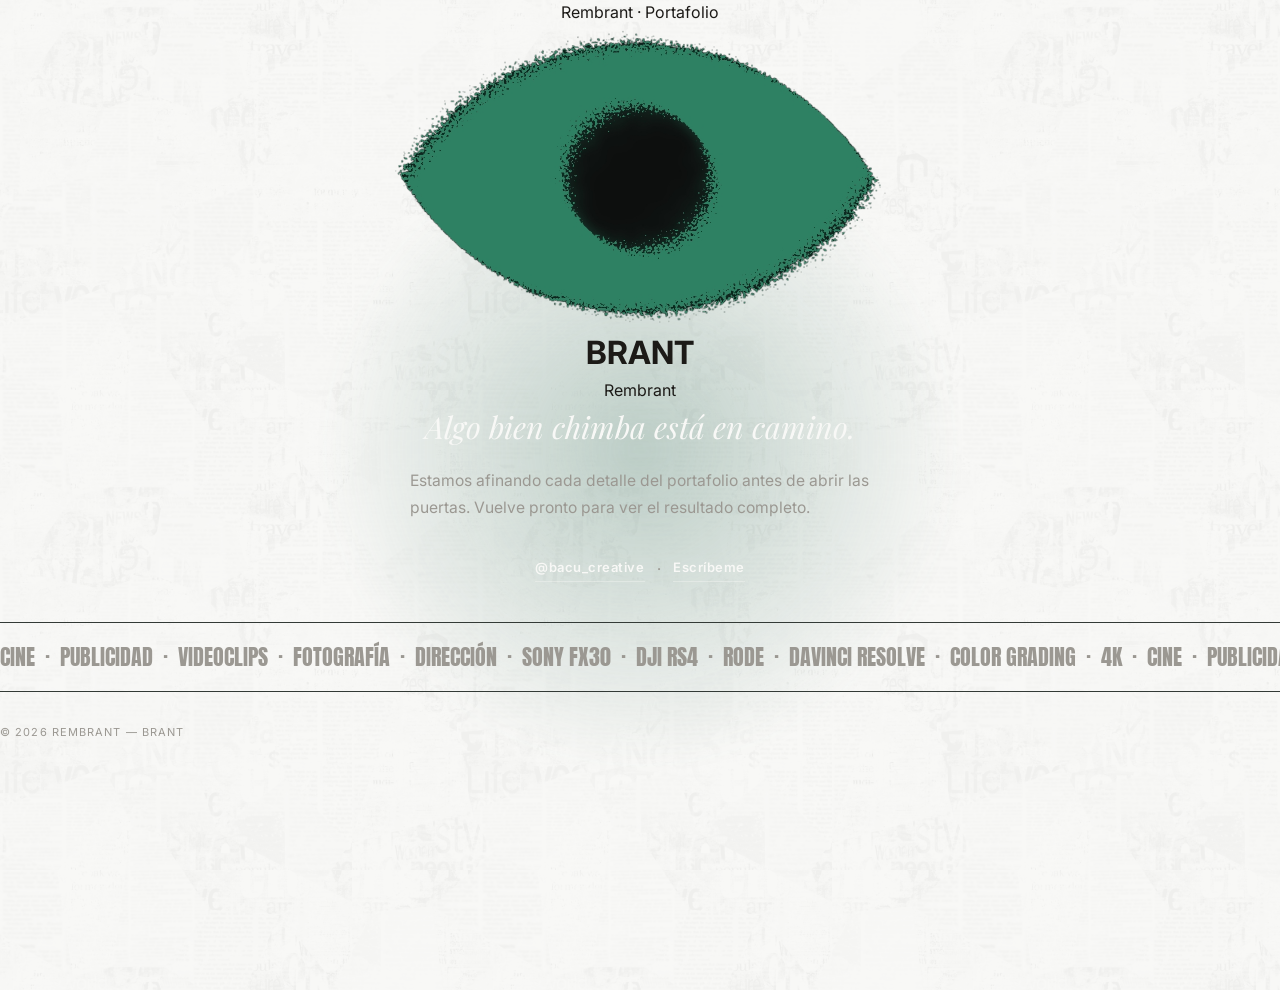
<file: index.html>
<!DOCTYPE html>
<html lang="es" class="no-js">
<head>
<meta charset="UTF-8">
<meta name="viewport" content="width=device-width, initial-scale=1.0">
<title>Brant · Rembrant — Muy pronto</title>
<meta name="description" content="El portafolio de Brant (Rembrant), director creativo y realizador audiovisual, está en construcción. Vuelve pronto.">
<meta name="robots" content="index, follow">
<link rel="canonical" href="https://tudominio.com/">
<meta property="og:type" content="website">
<meta property="og:site_name" content="Brant — Rembrant">
<meta property="og:title" content="Brant · Rembrant — Muy pronto">
<meta property="og:description" content="Algo bien chimba está en camino. Portafolio en construcción.">
<meta property="og:image" content="https://tudominio.com/assets/img/icon-eye.png">
<meta property="og:url" content="https://tudominio.com/">
<meta name="twitter:card" content="summary_large_image">
<link rel="icon" href="data:image/svg+xml,<svg xmlns=%22http://www.w3.org/2000/svg%22 viewBox=%220 0 100 100%22><path d=%22M10 50 C25 20,75 20,90 50 C75 80,25 80,10 50 Z%22 fill=%22none%22 stroke=%22%232c6754%22 stroke-width=%228%22/><circle cx=%2250%22 cy=%2250%22 r=%2214%22 fill=%22none%22 stroke=%22%232c6754%22 stroke-width=%228%22/></svg>">
<link rel="preconnect" href="https://fonts.googleapis.com">
<link rel="preconnect" href="https://fonts.gstatic.com" crossorigin>
<link href="https://fonts.googleapis.com/css2?family=Anton&family=Playfair+Display:ital,wght@0,400..700;1,400..700&family=Inter:wght@400;500;600;700&display=swap" rel="stylesheet">
<link rel="preload" as="image" href="assets/img/icon-eye.png">
<link rel="stylesheet" href="css/style.css">
<link rel="stylesheet" href="css/coming-soon.css">
</head>
<body class="soon-body">

<div class="soon">

  <div class="soon-noise" aria-hidden="true"></div>
  <div class="soon-glow" aria-hidden="true"></div>

  <div class="soon-content">
    <p class="soon-kicker">Rembrant · Portafolio</p>

    <div class="soon-mark">
      <img src="assets/img/icon-eye.png" alt="Logo Rembrant" class="soon-eye" width="500" height="301">
      <span class="soon-drip" aria-hidden="true"></span>
    </div>

    <h1 class="soon-name">BRANT</h1>
    <p class="soon-tag">Rembrant</p>

    <p class="soon-line1">Algo bien chimba está en camino.</p>
    <p class="soon-line2">Estamos afinando cada detalle del portafolio antes de abrir las puertas. Vuelve pronto para ver el resultado completo.</p>

    <div class="soon-contact">
      <a href="https://instagram.com/bacu_creative" target="_blank" rel="noopener">@bacu_creative</a>
      <span class="soon-dot" aria-hidden="true">·</span>
      <a href="mailto:brandoncardenasof@gmail.com">Escríbeme</a>
    </div>
  </div>

  <div class="soon-marquee" aria-hidden="true">
    <div class="soon-marquee-track">
      <span>CINE&nbsp;&nbsp;·&nbsp;&nbsp;PUBLICIDAD&nbsp;&nbsp;·&nbsp;&nbsp;VIDEOCLIPS&nbsp;&nbsp;·&nbsp;&nbsp;FOTOGRAFÍA&nbsp;&nbsp;·&nbsp;&nbsp;DIRECCIÓN&nbsp;&nbsp;·&nbsp;&nbsp;SONY&nbsp;FX30&nbsp;&nbsp;·&nbsp;&nbsp;DJI&nbsp;RS4&nbsp;&nbsp;·&nbsp;&nbsp;RODE&nbsp;&nbsp;·&nbsp;&nbsp;DAVINCI&nbsp;RESOLVE&nbsp;&nbsp;·&nbsp;&nbsp;COLOR&nbsp;GRADING&nbsp;&nbsp;·&nbsp;&nbsp;4K&nbsp;&nbsp;·&nbsp;&nbsp;</span>
      <span>CINE&nbsp;&nbsp;·&nbsp;&nbsp;PUBLICIDAD&nbsp;&nbsp;·&nbsp;&nbsp;VIDEOCLIPS&nbsp;&nbsp;·&nbsp;&nbsp;FOTOGRAFÍA&nbsp;&nbsp;·&nbsp;&nbsp;DIRECCIÓN&nbsp;&nbsp;·&nbsp;&nbsp;SONY&nbsp;FX30&nbsp;&nbsp;·&nbsp;&nbsp;DJI&nbsp;RS4&nbsp;&nbsp;·&nbsp;&nbsp;RODE&nbsp;&nbsp;·&nbsp;&nbsp;DAVINCI&nbsp;RESOLVE&nbsp;&nbsp;·&nbsp;&nbsp;COLOR&nbsp;GRADING&nbsp;&nbsp;·&nbsp;&nbsp;4K&nbsp;&nbsp;·&nbsp;&nbsp;</span>
    </div>
  </div>

  <p class="soon-footer">© 2026 Rembrant — Brant</p>
</div>

<script src="js/coming-soon.js"></script>
</body>
</html>
</file>
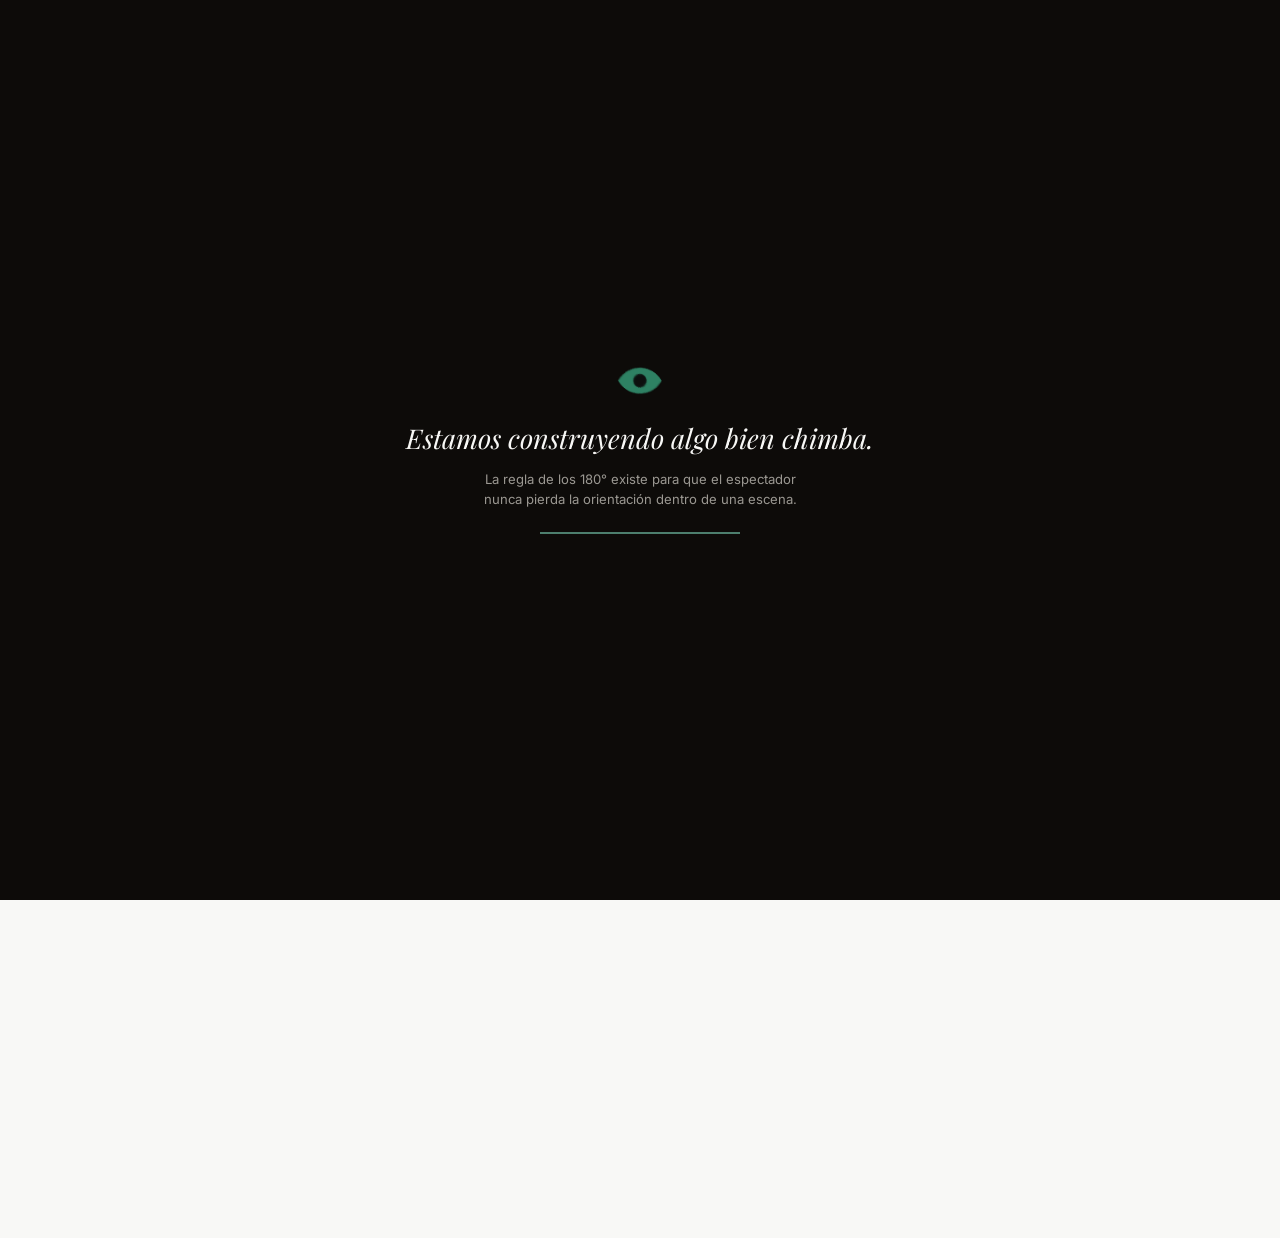
<file: contacto.html>
<!DOCTYPE html>
<html lang="es">
<head>
<meta charset="UTF-8">
<meta name="viewport" content="width=device-width, initial-scale=1.0">
<title>Contacto — Brant · Rembrant</title>
<meta name="description" content="Contacta a Brant, director creativo y realizador audiovisual, para tu próximo proyecto.">
<meta name="robots" content="noindex, nofollow">
<link rel="canonical" href="https://tudominio.com/contacto.html">
<meta property="og:type" content="website">
<meta property="og:site_name" content="Brant — Portafolio">
<meta property="og:title" content="Contacto — Brant">
<meta property="og:description" content="Hablemos de tu próximo proyecto audiovisual.">
<meta property="og:image" content="https://tudominio.com/assets/img/camera-rig.jpg">
<meta property="og:url" content="https://tudominio.com/contacto.html">
<meta name="twitter:card" content="summary_large_image">
<link rel="icon" href="data:image/svg+xml,<svg xmlns=%22http://www.w3.org/2000/svg%22 viewBox=%220 0 100 100%22><path d=%22M10 50 C25 20,75 20,90 50 C75 80,25 80,10 50 Z%22 fill=%22none%22 stroke=%22%232c6754%22 stroke-width=%228%22/><circle cx=%2250%22 cy=%2250%22 r=%2214%22 fill=%22none%22 stroke=%22%232c6754%22 stroke-width=%228%22/></svg>">
<link rel="preconnect" href="https://fonts.googleapis.com">
<link rel="preconnect" href="https://fonts.gstatic.com" crossorigin>
<link href="https://fonts.googleapis.com/css2?family=Anton&family=Playfair+Display:ital,wght@0,400..700;1,400..700&family=Inter:wght@400;500;600;700&display=swap" rel="stylesheet">
<link rel="stylesheet" href="css/style.css">
<script type="application/ld+json">
{
  "@context": "https://schema.org",
  "@type": "Person",
  "name": "Brandon Cárdenas",
  "alternateName": "Brant",
  "jobTitle": "Director creativo y realizador audiovisual",
  "email": "mailto:brandoncardenasof@gmail.com",
  "telephone": "+573223104935",
  "sameAs": ["https://instagram.com/bacu_creative"]
}
</script>
</head>
<body>

<a href="#main" class="skip-link">Saltar al contenido</a>

<div id="preloader" aria-hidden="true">
  <img class="pre-logo" src="assets/img/icon-eye.png" alt="">
  <div class="pre-lines">
    <p class="pre-line-1">Estamos construyendo algo bien chimba.</p>
    <p class="pre-line-2">Gracias por esperar. Estamos preparando una experiencia hecha con detalle.</p>
  </div>
  <div class="pre-bar-track"><div class="pre-bar-fill"></div></div>
</div>

<div data-include="nav"></div>

<main id="main">

  <section class="on-dark pad">
    <div class="container contact-hero reveal">
      <img src="assets/img/icon-eye.png" alt="" width="500" height="301" style="width:64px; height:auto; margin:0 auto 24px;">
      <h1 class="h-serif section-title">Gracias por ver<br>mi portafolio.</h1>

      <div class="contact-info">
        <div>
          <p class="label">Correo</p>
          <a class="value" href="mailto:brandoncardenasof@gmail.com">brandoncardenasof@gmail.com</a>
        </div>
        <div>
          <p class="label">Teléfono</p>
          <a class="value" href="tel:+573223104935">+57 322 310 4935</a>
        </div>
        <div>
          <p class="label">Instagram</p>
          <a class="value" href="https://instagram.com/bacu_creative" target="_blank" rel="noopener">@bacu_creative</a>
        </div>
      </div>
    </div>
  </section>

  <section class="contact-photo-wrap">
    <img src="assets/img/camera-rig.jpg" alt="Brant con equipo de cámara" class="contact-photo" width="1800" height="1200" loading="lazy">
  </section>

</main>

<div data-include="footer"></div>

<script src="js/preloader.js?v=2"></script>
<script src="js/include.js?v=2"></script>
<script src="js/main.js?v=2"></script>
</body>
</html>
</file>
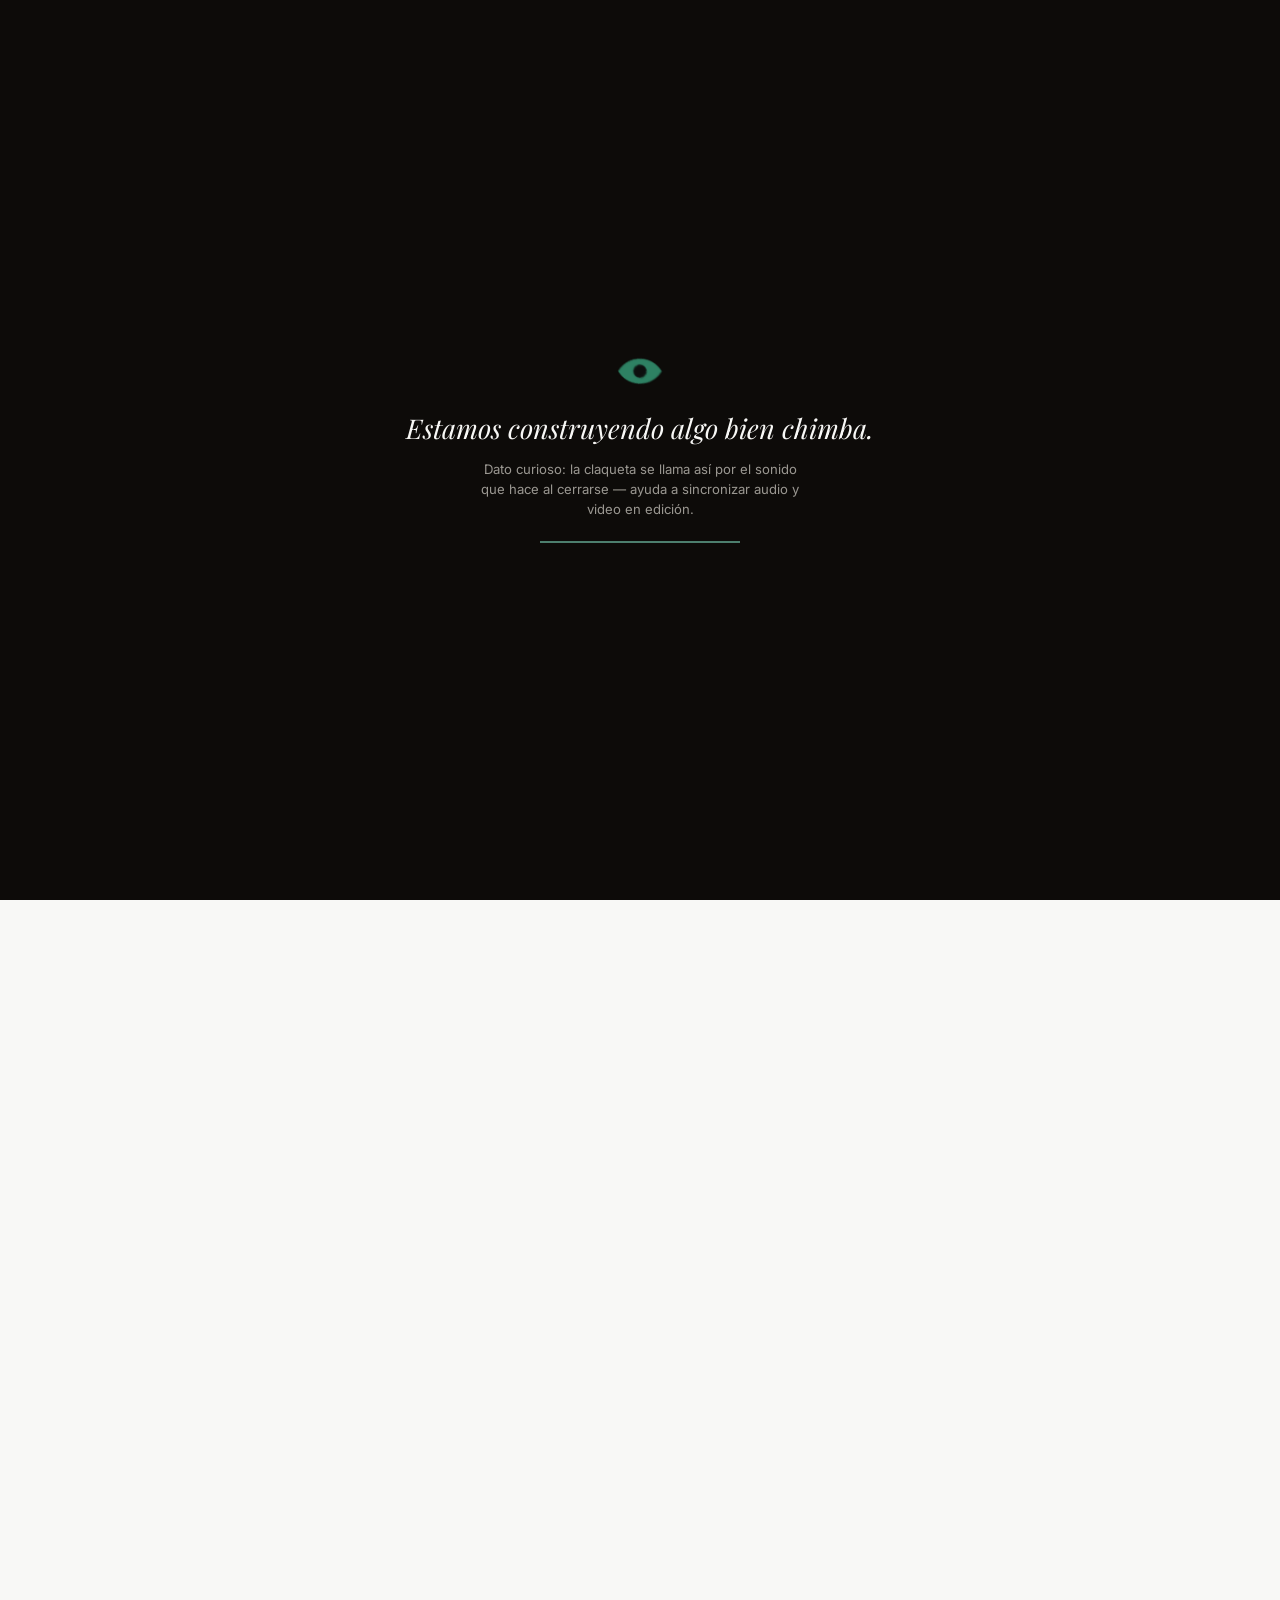
<file: fotografia.html>
<!DOCTYPE html>
<html lang="es">
<head>
<meta charset="UTF-8">
<meta name="viewport" content="width=device-width, initial-scale=1.0">
<title>Fotografía — Brant · Rembrant</title>
<meta name="description" content="Fotografía de retrato, editorial y documental, y una mirada detrás de escena al trabajo de Brant.">
<meta name="robots" content="noindex, nofollow">
<link rel="canonical" href="https://tudominio.com/fotografia.html">
<meta property="og:type" content="website">
<meta property="og:site_name" content="Brant — Portafolio">
<meta property="og:title" content="Fotografía — Brant">
<meta property="og:description" content="Retrato, editorial y documental — y una mirada detrás de escena.">
<meta property="og:image" content="https://tudominio.com/assets/img/reel-mustang.jpg">
<meta property="og:url" content="https://tudominio.com/fotografia.html">
<meta name="twitter:card" content="summary_large_image">
<link rel="icon" href="data:image/svg+xml,<svg xmlns=%22http://www.w3.org/2000/svg%22 viewBox=%220 0 100 100%22><path d=%22M10 50 C25 20,75 20,90 50 C75 80,25 80,10 50 Z%22 fill=%22none%22 stroke=%22%232c6754%22 stroke-width=%228%22/><circle cx=%2250%22 cy=%2250%22 r=%2214%22 fill=%22none%22 stroke=%22%232c6754%22 stroke-width=%228%22/></svg>">
<link rel="preconnect" href="https://fonts.googleapis.com">
<link rel="preconnect" href="https://fonts.gstatic.com" crossorigin>
<link href="https://fonts.googleapis.com/css2?family=Anton&family=Playfair+Display:ital,wght@0,400..700;1,400..700&family=Inter:wght@400;500;600;700&display=swap" rel="stylesheet">
<link rel="stylesheet" href="css/style.css">
</head>
<body>

<a href="#main" class="skip-link">Saltar al contenido</a>

<div id="preloader" aria-hidden="true">
  <img class="pre-logo" src="assets/img/icon-eye.png" alt="">
  <div class="pre-lines">
    <p class="pre-line-1">Estamos construyendo algo bien chimba.</p>
    <p class="pre-line-2">Gracias por esperar. Estamos preparando una experiencia hecha con detalle.</p>
  </div>
  <div class="pre-bar-track"><div class="pre-bar-fill"></div></div>
</div>

<div data-include="nav"></div>

<main id="main">

  <!-- TRES MIRADAS -->
  <section class="on-cream pad" style="padding-bottom:0">
    <div class="container reveal">
      <p class="section-index">01 / 02</p>
      <p class="kicker">Fotografía</p>
      <h1 class="h-serif section-title">Tres miradas</h1>

      <div class="mirada-grid" data-stagger>
        <div class="mirada tall">
          <figure>
            <img src="assets/img/reel-mustang.jpg" alt="Retrato" width="720" height="1280" loading="lazy">
          </figure>
          <div class="cap"><span>01 · Retrato</span></div>
        </div>
        <div class="mirada">
          <figure>
            <img src="assets/img/barbershop.jpg" alt="Editorial" width="1200" height="800" loading="lazy">
          </figure>
          <div class="cap"><span>02 · Editorial</span></div>
        </div>
        <div class="mirada">
          <figure>
            <img src="assets/img/night-crew.jpg" alt="Documental" width="1200" height="676" loading="lazy">
          </figure>
          <div class="cap"><span>03 · Documental</span></div>
        </div>
      </div>
    </div>
  </section>

  <!-- BTS -->
  <section class="on-dark pad">
    <div class="container reveal">
      <p class="section-index">02 / 02</p>
      <p class="kicker">Entre bastidores</p>
      <h2 class="h-serif section-title" style="color:var(--cream)">El set desde adentro</h2>

      <div class="bts-grid" data-stagger>
        <figure class="big">
          <img src="assets/img/night-crew.jpg" alt="Rodaje nocturno en equipo" width="1200" height="676" loading="lazy">
          <figcaption>Rodaje</figcaption>
        </figure>
        <figure>
          <img src="assets/img/studio-setup.jpg" alt="Equipo de producción en estudio" width="908" height="1210" loading="lazy">
          <figcaption>Equipo</figcaption>
        </figure>
        <figure>
          <img src="assets/img/barbershop.jpg" alt="Iluminación de set" width="1200" height="800" loading="lazy">
          <figcaption>Luces</figcaption>
        </figure>
        <figure>
          <img src="assets/img/camera-rig.jpg" alt="Cámara en gimbal" width="1400" height="933" loading="lazy">
          <figcaption>Cámara</figcaption>
        </figure>
        <figure class="big">
          <img src="assets/img/hill-gimbal.jpg" alt="Producción en locación" width="1070" height="1739" loading="lazy">
          <figcaption>Producción</figcaption>
        </figure>
        <figure>
          <img src="assets/img/edit-desk.jpg" alt="Detrás de escena, edición" width="800" height="1200" loading="lazy">
          <figcaption>Detrás de escena</figcaption>
        </figure>
        <figure>
          <img src="assets/img/bts-mustang-shoot.jpg" alt="Brant filmando un Ford Mustang GT con gimbal en locación" width="933" height="1400" loading="lazy">
          <figcaption>En locación</figcaption>
        </figure>
        <figure>
          <img src="assets/img/bts-crew-interview.jpg" alt="Brant conversando con el equipo de producción durante el rodaje" width="933" height="1400" loading="lazy">
          <figcaption>Conversación</figcaption>
        </figure>
        <figure>
          <img src="assets/img/bts-mustang-detail.jpg" alt="Cámara en gimbal Ronin capturando detalle de un Mustang GT" width="933" height="1400" loading="lazy">
          <figcaption>Detalle</figcaption>
        </figure>
        <figure>
          <img src="assets/img/bts-mustang-crew.jpg" alt="Brant revisando tomas con el equipo junto al vehículo" width="933" height="1400" loading="lazy">
          <figcaption>Revisión</figcaption>
        </figure>
        <figure>
          <img src="assets/img/bts-mustang-setup.jpg" alt="Brant con el gimbal Ronin junto al Mustang GT" width="933" height="1400" loading="lazy">
          <figcaption>Preparación</figcaption>
        </figure>
        <figure>
          <img src="assets/img/bts-mustang-interior.jpg" alt="Brant ajustando la cámara dentro del Mustang GT" width="933" height="1400" loading="lazy">
          <figcaption>Ajustes</figcaption>
        </figure>
        <figure>
          <img src="assets/img/bts-mustang-stable.jpg" alt="Rodaje en locación rural con caballo junto al Mustang GT" width="933" height="1400" loading="lazy">
          <figcaption>En el establo</figcaption>
        </figure>
        <figure>
          <img src="assets/img/bts-mustang-engine.jpg" alt="Detalle del motor V8 5.0 de un Ford Mustang GT" width="1050" height="1400" loading="lazy">
          <figcaption>Bajo el capó</figcaption>
        </figure>
        <figure>
          <img src="assets/img/bts-mustang-spoiler.jpg" alt="Instalando el alerón de un Mustang GT convertible" width="933" height="1400" loading="lazy">
          <figcaption>Alerón</figcaption>
        </figure>
        <figure>
          <img src="assets/img/bts-mustang-lookback.jpg" alt="Brant asomado al interior del Mustang GT desde el techo" width="933" height="1400" loading="lazy">
          <figcaption>Interior</figcaption>
        </figure>
        <figure>
          <img src="assets/img/bts-mustang-fleet.jpg" alt="Brant recostado sobre el Mustang GT junto a una camioneta Mercedes-Benz" width="933" height="1400" loading="lazy">
          <figcaption>Frente al set</figcaption>
        </figure>
        <figure>
          <img src="assets/img/bts-poolside-edit.jpg" alt="Brant trabajando en laptop junto a la piscina" width="933" height="1400" loading="lazy">
          <figcaption>Post-producción</figcaption>
        </figure>
      </div>
    </div>
  </section>

</main>

<div data-include="footer"></div>

<script src="js/preloader.js?v=2"></script>
<script src="js/include.js?v=2"></script>
<script src="js/main.js?v=2"></script>
</body>
</html>
</file>
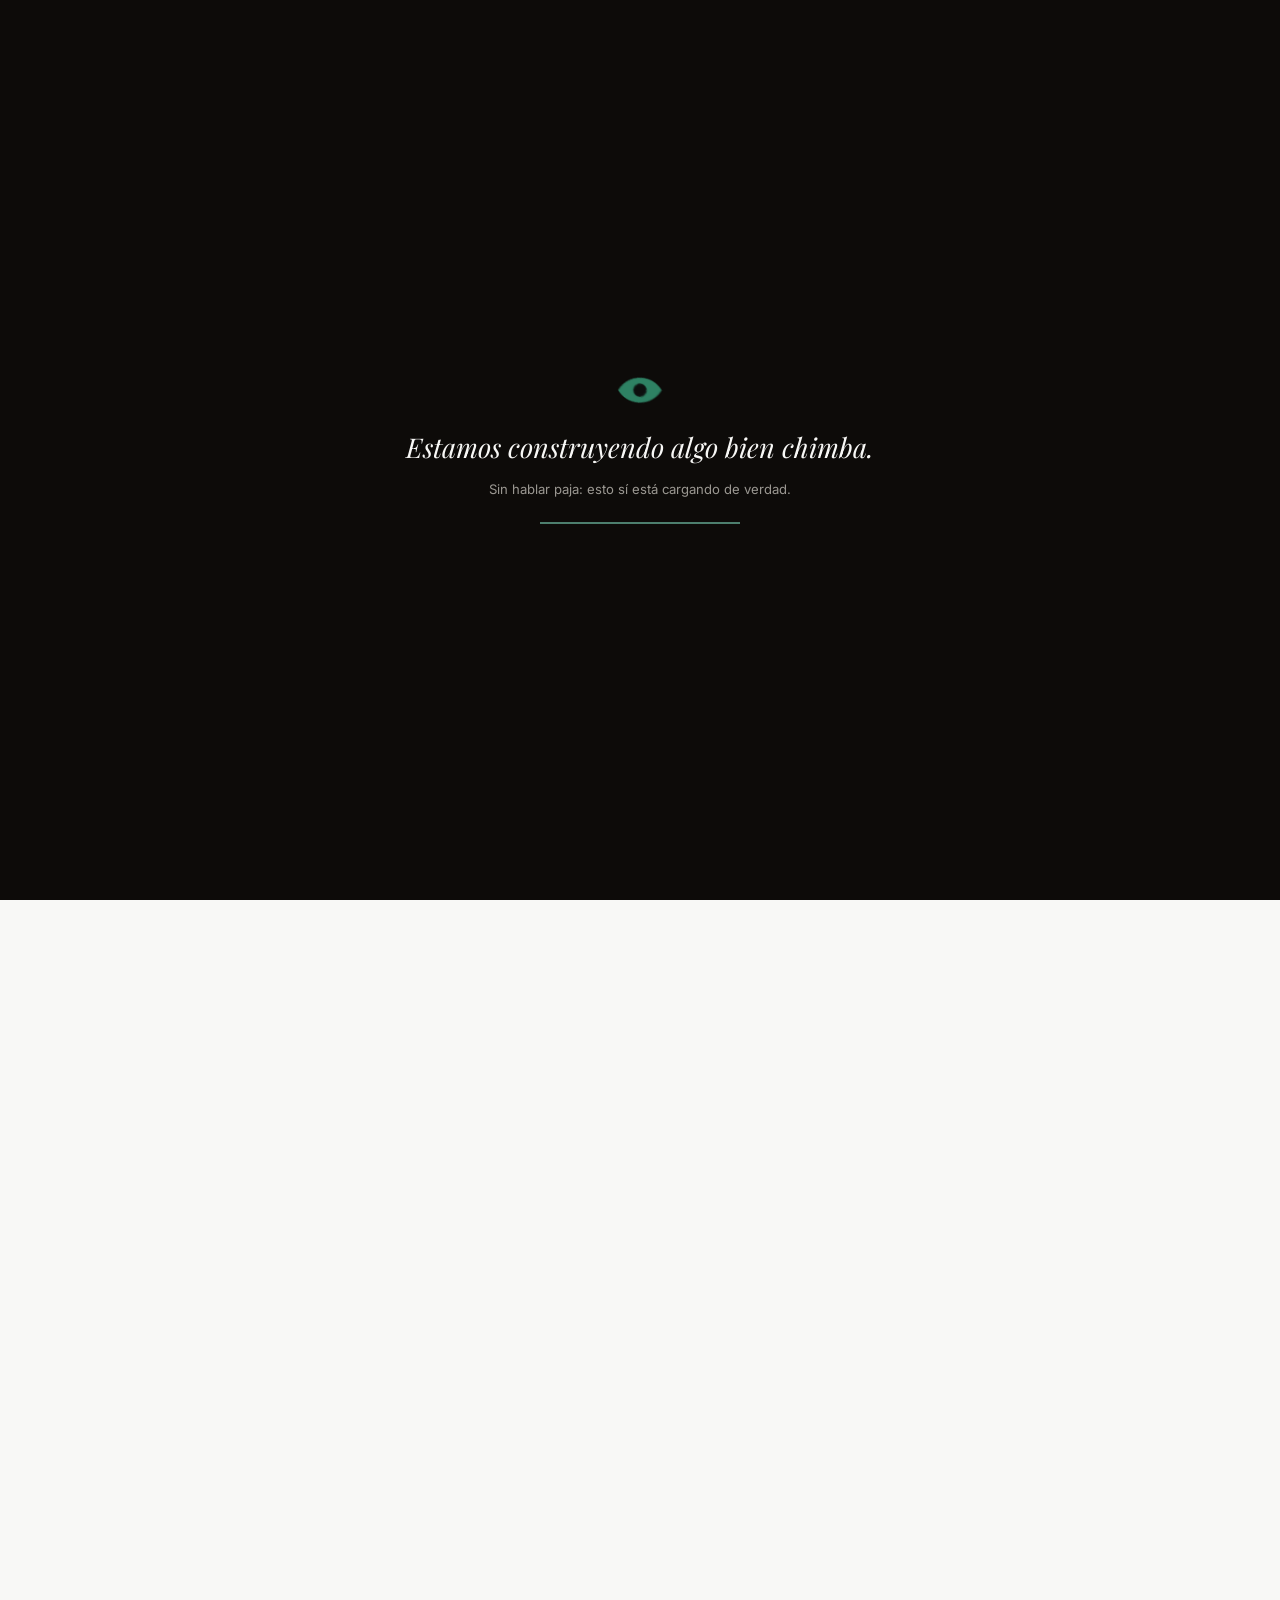
<file: home.html>
<!DOCTYPE html>
<html lang="es">
<head>
<meta charset="UTF-8">
<meta name="viewport" content="width=device-width, initial-scale=1.0">
<title>Brant · Rembrant — Director Creativo & Realizador Audiovisual</title>
<meta name="description" content="Portafolio de Brant (Brandon Cárdenas), director creativo y realizador audiovisual. Cine, publicidad y contenido de marca con una mirada personal.">
<meta name="robots" content="noindex, nofollow">
<!-- Reemplaza tudominio.com por el dominio real al publicar -->
<link rel="canonical" href="https://tudominio.com/">
<meta property="og:type" content="website">
<meta property="og:site_name" content="Brant — Portafolio">
<meta property="og:title" content="Brant — Director Creativo · Realizador Audiovisual">
<meta property="og:description" content="Cine, publicidad y contenido de marca con una mirada personal.">
<meta property="og:image" content="https://tudominio.com/assets/img/hero-portrait.png">
<meta property="og:url" content="https://tudominio.com/">
<meta name="twitter:card" content="summary_large_image">
<meta name="twitter:title" content="Brant — Director Creativo · Realizador Audiovisual">
<meta name="twitter:description" content="Cine, publicidad y contenido de marca con una mirada personal.">
<link rel="icon" href="data:image/svg+xml,<svg xmlns=%22http://www.w3.org/2000/svg%22 viewBox=%220 0 100 100%22><path d=%22M10 50 C25 20,75 20,90 50 C75 80,25 80,10 50 Z%22 fill=%22none%22 stroke=%22%232c6754%22 stroke-width=%228%22/><circle cx=%2250%22 cy=%2250%22 r=%2214%22 fill=%22none%22 stroke=%22%232c6754%22 stroke-width=%228%22/></svg>">
<link rel="preconnect" href="https://fonts.googleapis.com">
<link rel="preconnect" href="https://fonts.gstatic.com" crossorigin>
<link href="https://fonts.googleapis.com/css2?family=Anton&family=Playfair+Display:ital,wght@0,400..700;1,400..700&family=Inter:wght@400;500;600;700&display=swap" rel="stylesheet">
<link rel="preload" as="image" href="assets/img/hero-portrait.png">
<link rel="stylesheet" href="css/style.css">
<script type="application/ld+json">
{
  "@context": "https://schema.org",
  "@type": "Person",
  "name": "Brandon Cárdenas",
  "alternateName": "Brant",
  "jobTitle": "Director creativo y realizador audiovisual",
  "url": "https://tudominio.com/",
  "sameAs": ["https://instagram.com/bacu_creative"],
  "email": "mailto:brandoncardenasof@gmail.com"
}
</script>
</head>
<body>

<a href="#main" class="skip-link">Saltar al contenido</a>

<div id="preloader" aria-hidden="true">
  <img class="pre-logo" src="assets/img/icon-eye.png" alt="">
  <div class="pre-lines">
    <p class="pre-line-1">Estamos construyendo algo bien chimba.</p>
    <p class="pre-line-2">Gracias por esperar. Estamos preparando una experiencia hecha con detalle.</p>
  </div>
  <div class="pre-bar-track"><div class="pre-bar-fill"></div></div>
</div>

<div data-include="nav"></div>

<main id="main">

  <!-- HERO -->
  <section class="hero">
    <div class="hero-top">
      <span>Portafolio <span class="accent">·</span> Director creativo · Realizador audiovisual</span>
      <span>2026</span>
    </div>
    <h1 class="hero-name">BRANT</h1>
    <p class="hero-handle">@bacu_creative</p>

    <div class="collage">
      <img class="collage-icon eye" src="assets/img/icon-eye.png" alt="" width="500" height="301" loading="lazy">
      <img class="collage-icon leaf" src="assets/img/icon-leaf.png" alt="" width="344" height="441" loading="lazy">
      <div class="collage-inner">
        <h2 class="collage-title">Portafolio<br>Creativo</h2>
        <img class="collage-portrait" src="assets/img/hero-portrait.png" alt="Brant, director creativo y realizador audiovisual" width="1033" height="1549" fetchpriority="high">
      </div>
      <img class="collage-icon hourglass" src="assets/img/icon-hourglass.png" alt="" width="256" height="378" loading="lazy">
      <img class="collage-icon camera" src="assets/img/icon-camera.png" alt="" width="408" height="273" loading="lazy">
    </div>
  </section>

  <!-- INTRO -->
  <section class="on-cream pad">
    <div class="container split reveal">
      <div>
        <p class="kicker">Hola, soy Brant</p>
        <h2 class="h-display section-title" style="font-size:clamp(2.4rem,5vw,3.6rem)">Director creativo<br>&amp; filmmaker</h2>
        <p class="lede">Exploro el cine, el diseño y el storytelling para transformar ideas en experiencias visuales. He desarrollado mi experiencia en distintos sectores del audiovisual, especialmente en la creación de contenido para redes sociales; sin embargo, mi principal interés está enfocado en el cine y la televisión.</p>
        <p class="lede">A lo largo de estos procesos he participado en múltiples áreas: producción, dirección, sonido, cámara, asistencia de iluminación y creación de espacios cinematográficos. Esto me permite tener una visión integral de cada proyecto.</p>
        <div style="margin-top:32px; display:flex; gap:16px; flex-wrap:wrap;">
          <a href="proyectos.html" class="btn btn-solid">Ver proyectos</a>
          <a href="sobre-mi.html" class="btn btn-outline">Sobre mí</a>
        </div>
      </div>
      <div class="split-media">
        <img src="assets/img/hill-gimbal.jpg" alt="Brant en rodaje, cámara en gimbal" width="1070" height="1739" loading="lazy">
      </div>
    </div>
  </section>

  <!-- STATS -->
  <section class="on-dark pad">
    <div class="container reveal">
      <p class="kicker">Experiencia</p>
      <p class="stat-figure"><span class="accent">+7</span> Millones</p>
      <p class="eyebrow-row" style="margin-top:6px">De visualizaciones · Alcance acumulado</p>

      <div class="stat-cols" data-stagger>
        <div>
          <h3>Cine</h3>
          <p>Dirección, cámara y montaje en cortometraje y pieza de autor.</p>
        </div>
        <div>
          <h3>Televisión</h3>
          <p>Producción y realización para formatos y series de emisión.</p>
        </div>
        <div>
          <h3>Redes sociales</h3>
          <p>Contenido de marca y campañas con alto rendimiento digital.</p>
        </div>
      </div>

      <hr class="divider" style="margin-top:56px">
      <p class="eyebrow-row" style="margin-top:32px">Producciones seleccionadas</p>
      <div class="tag-row">
        <span>FICGS</span><span>Callejeando</span><span>Nacidos del Río</span><span>Los Patarroyos</span><span>Chirrete</span>
      </div>
    </div>
  </section>

</main>

<div data-include="footer"></div>

<script src="js/preloader.js?v=2"></script>
<script src="js/include.js?v=2"></script>
<script src="js/main.js?v=2"></script>
</body>
</html>
</file>
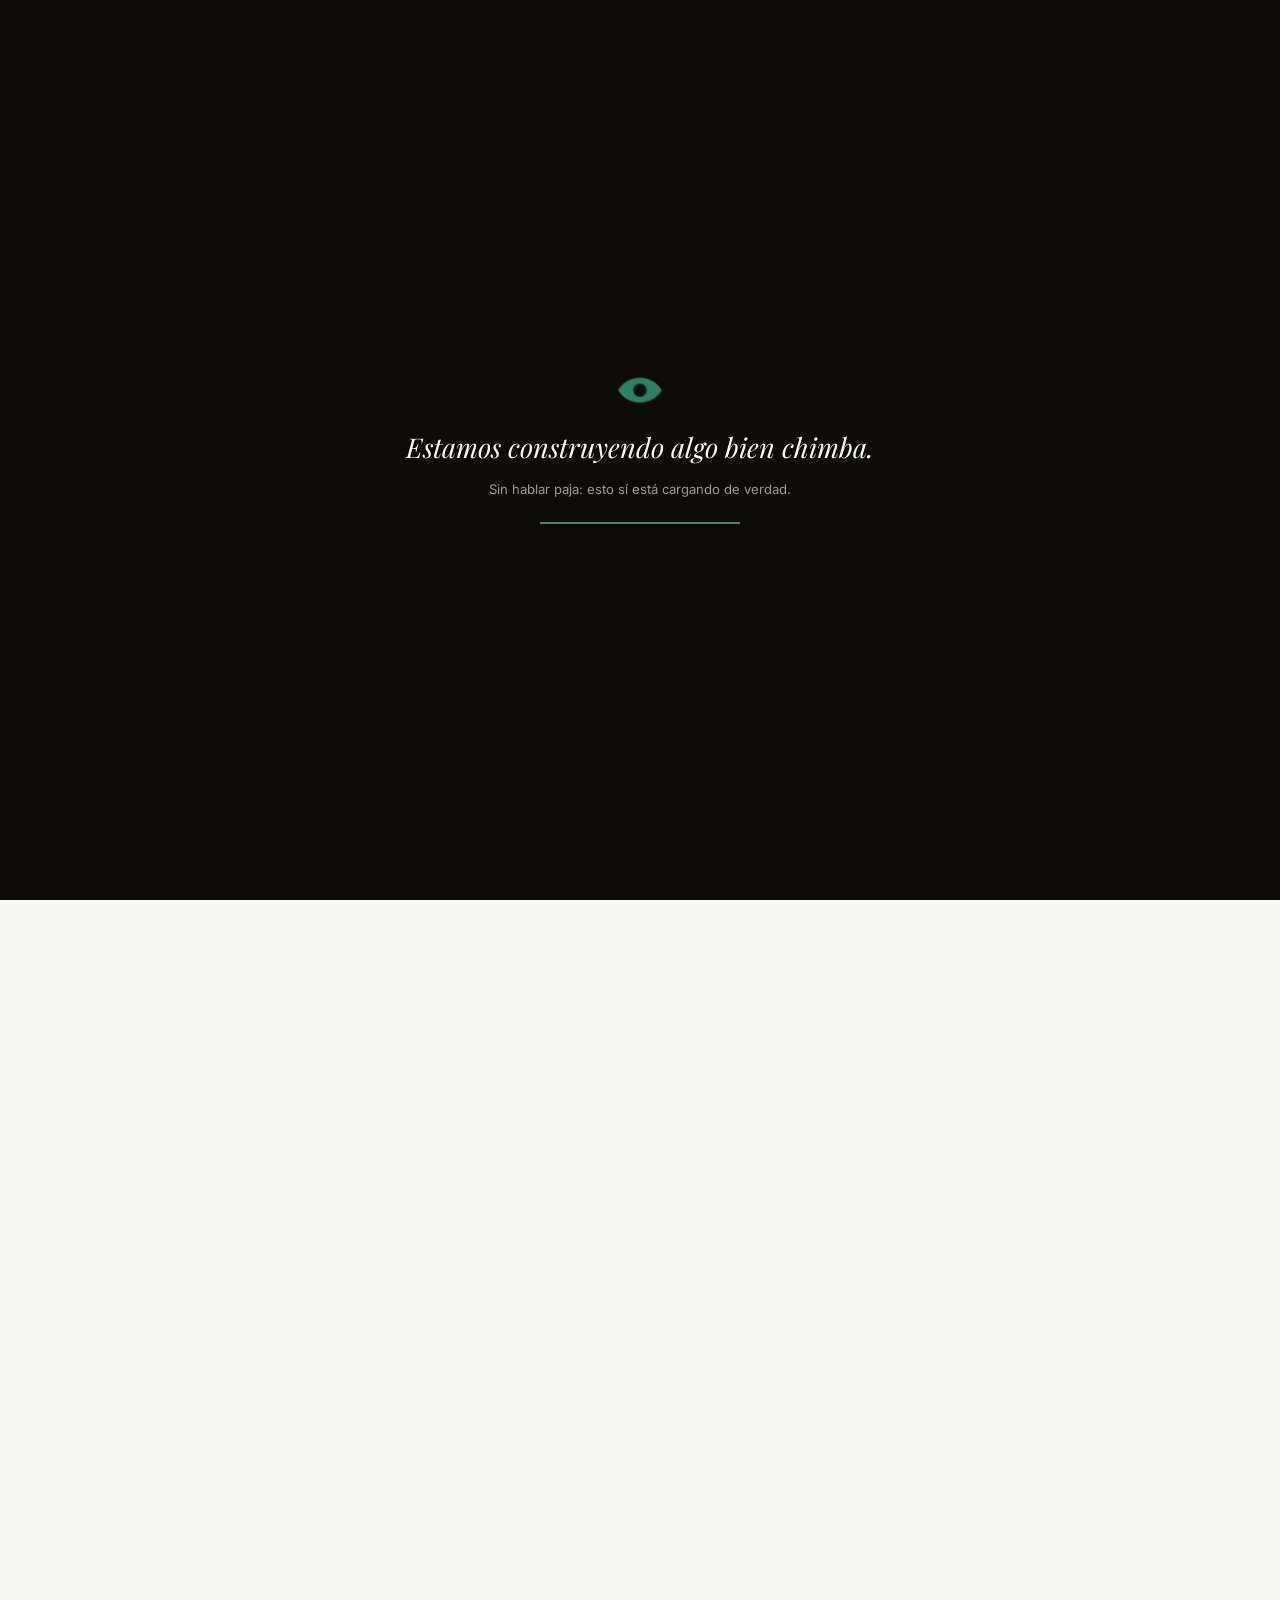
<file: sobre-mi.html>
<!DOCTYPE html>
<html lang="es">
<head>
<meta charset="UTF-8">
<meta name="viewport" content="width=device-width, initial-scale=1.0">
<title>Sobre mí — Brant · Rembrant</title>
<meta name="description" content="Trayectoria, disciplinas, software y habilidades audiovisuales de Brant, director creativo y realizador audiovisual.">
<meta name="robots" content="noindex, nofollow">
<link rel="canonical" href="https://tudominio.com/sobre-mi.html">
<meta property="og:type" content="profile">
<meta property="og:site_name" content="Brant — Portafolio">
<meta property="og:title" content="Sobre mí — Brant">
<meta property="og:description" content="Trayectoria, disciplinas y habilidades audiovisuales de Brant.">
<meta property="og:image" content="https://tudominio.com/assets/img/studio-setup.jpg">
<meta property="og:url" content="https://tudominio.com/sobre-mi.html">
<meta name="twitter:card" content="summary_large_image">
<link rel="icon" href="data:image/svg+xml,<svg xmlns=%22http://www.w3.org/2000/svg%22 viewBox=%220 0 100 100%22><path d=%22M10 50 C25 20,75 20,90 50 C75 80,25 80,10 50 Z%22 fill=%22none%22 stroke=%22%232c6754%22 stroke-width=%228%22/><circle cx=%2250%22 cy=%2250%22 r=%2214%22 fill=%22none%22 stroke=%22%232c6754%22 stroke-width=%228%22/></svg>">
<link rel="preconnect" href="https://fonts.googleapis.com">
<link rel="preconnect" href="https://fonts.gstatic.com" crossorigin>
<link href="https://fonts.googleapis.com/css2?family=Anton&family=Playfair+Display:ital,wght@0,400..700;1,400..700&family=Inter:wght@400;500;600;700&display=swap" rel="stylesheet">
<link rel="stylesheet" href="css/style.css">
</head>
<body>

<a href="#main" class="skip-link">Saltar al contenido</a>

<div id="preloader" aria-hidden="true">
  <img class="pre-logo" src="assets/img/icon-eye.png" alt="">
  <div class="pre-lines">
    <p class="pre-line-1">Estamos construyendo algo bien chimba.</p>
    <p class="pre-line-2">Gracias por esperar. Estamos preparando una experiencia hecha con detalle.</p>
  </div>
  <div class="pre-bar-track"><div class="pre-bar-fill"></div></div>
</div>

<div data-include="nav"></div>

<main id="main">

  <!-- BIO -->
  <section class="on-cream pad" style="padding-bottom:0">
    <div class="container split reveal">
      <div>
        <p class="kicker">Hola!</p>
        <h1 class="h-display" style="font-size:clamp(2.8rem,6vw,4.6rem)">Soy Brant</h1>
        <p class="lede">Director creativo y filmmaker. Exploro el cine, el diseño y el storytelling para transformar ideas en experiencias visuales.</p>
      </div>
      <div class="split-media">
        <img src="assets/img/studio-setup.jpg" alt="Sesión de rodaje en estudio, edición en set" width="908" height="1210" loading="lazy">
      </div>
    </div>
  </section>

  <!-- EXPERIENCIA -->
  <section class="on-cream pad">
    <div class="container reveal">
      <hr class="divider" style="margin-bottom:56px">
      <div class="split">
        <div>
          <p class="section-index">02 / 05</p>
          <p class="kicker">Trayectoria</p>
          <h2 class="h-serif section-title">Experiencia de trabajo</h2>
        </div>
        <div>
          <p class="lede" style="max-width:60ch">He desarrollado mi experiencia en distintos sectores del audiovisual, especialmente en la creación de contenido para redes sociales; sin embargo, mi principal interés está enfocado en el cine y la televisión. A lo largo de estos procesos, he participado en múltiples áreas del cine, incluyendo producción, dirección, sonido, cámara, asistencia de iluminación y creación de espacios cinematográficos. Esto me permite tener una visión integral de cada proyecto y aportar de manera versátil en distintos roles.</p>
          <p class="kicker" style="margin-top:36px">Trayectoria freelance 2023 – 2026</p>
          <ul style="margin-top:18px; font-size:1.02rem; display:grid; gap:10px;">
            <li><strong>JetSky</strong> — Realizador audiovisual (1 año)</li>
            <li><strong>Canal TRO</strong> — Producción y realización audiovisual (proyectos)</li>
            <li><strong>Marcas y empresas</strong> — Producción de contenido comercial y corporativo</li>
            <li><strong>Marcas personales y artistas</strong> — Dirección creativa y contenido digital</li>
            <li><strong>Cine y televisión</strong> — Cortometrajes, documentales y programas de televisión</li>
          </ul>
        </div>
      </div>
    </div>
  </section>

  <!-- OFICIO -->
  <section class="on-cream-2 pad">
    <div class="container reveal">
      <p class="section-index">03 / 05</p>
      <p class="kicker">Habilidades</p>
      <h2 class="h-serif section-title">Oficio y herramientas</h2>

      <div class="cols-2" style="margin-top:56px">
        <div>
          <p class="kicker" style="color:var(--muted)">Disciplinas</p>
          <p class="serif-list" style="margin-top:14px">Fotografía · Videografía · Dirección · Producción · Edición · <span class="accent">Color</span> · Sonido</p>
        </div>
        <div>
          <p class="kicker" style="color:var(--muted)">Software</p>
          <ul class="kv-list" style="margin-top:14px">
            <li>Premiere Pro</li>
            <li>DaVinci Resolve</li>
            <li>Photoshop</li>
            <li>Lightroom</li>
          </ul>
        </div>
      </div>
    </div>
  </section>

  <!-- HABILIDADES AUDIOVISUALES -->
  <section class="on-cream-2 pad" style="padding-top:0">
    <div class="container reveal">
      <h2 class="h-display" style="font-size:clamp(1.8rem,4.5vw,2.8rem); color:var(--green)">Habilidades audiovisuales</h2>

      <div class="skill-cards" data-stagger>
        <div class="skill-card">
          <img src="assets/img/barbershop.jpg" alt="Fotografía en set, barbería Motilart" width="1200" height="800" loading="lazy">
          <h4>Fotografía</h4>
          <p>Mi fotografía está influenciada por el lenguaje cinematográfico, explorando la luz, el encuadre y la atmósfera para construir imágenes que parecen fragmentos de una historia.</p>
        </div>
        <div class="skill-card">
          <img src="assets/img/night-crew.jpg" alt="Videografía, rodaje nocturno en equipo" width="1200" height="676" loading="lazy">
          <h4>Videografía</h4>
          <p>Me adapto a distintos roles y dinámicas de producción, entendiendo las necesidades de cada proyecto y aportando desde la técnica, la creatividad y la resolución en campo.</p>
        </div>
        <div class="skill-card">
          <img src="assets/img/edit-desk.jpg" alt="Edición de video en estación de trabajo" width="800" height="1200" loading="lazy">
          <h4>Edición</h4>
          <p>Edición enfocada en narrativa, ritmo y coherencia visual, transformando brutos en piezas dinámicas y atractivas usando Premiere y DaVinci Resolve.</p>
        </div>
      </div>
    </div>
  </section>

</main>

<div data-include="footer"></div>

<script src="js/preloader.js?v=2"></script>
<script src="js/include.js?v=2"></script>
<script src="js/main.js?v=2"></script>
</body>
</html>
</file>
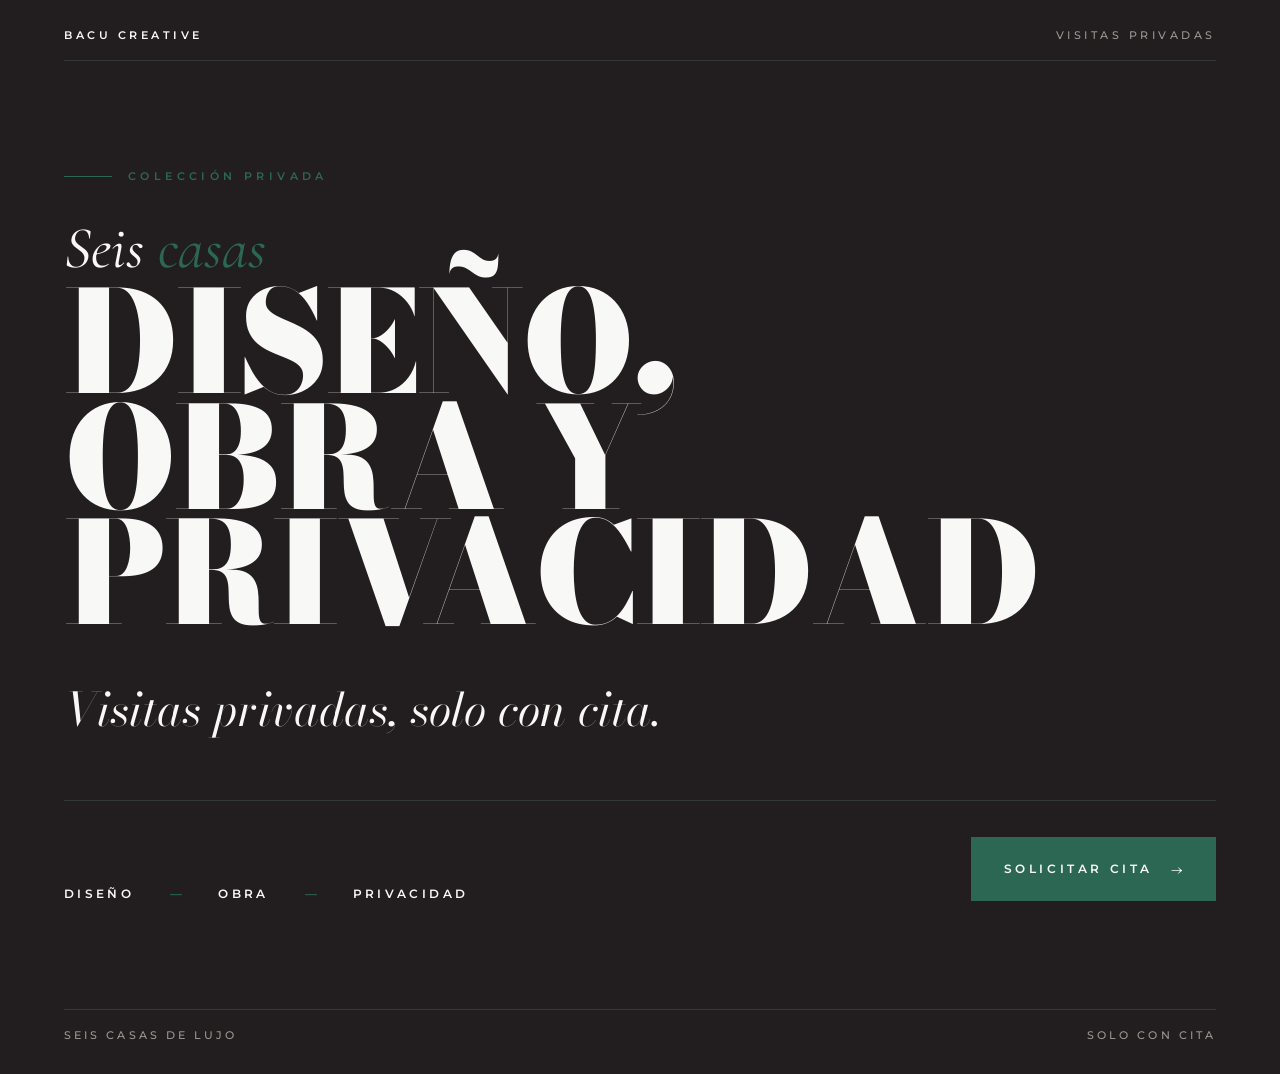
<file: variante-lujo.html>
<!DOCTYPE html>
<html lang="es">
<head>
<meta charset="UTF-8">
<meta name="viewport" content="width=device-width, initial-scale=1.0">
<title>6 Casas · Diseño, obra y privacidad</title>
<meta name="description" content="Seis casas de lujo. Diseño, obra y privacidad. Visitas privadas, solo con cita.">
<meta name="robots" content="noindex, nofollow">
<link rel="preconnect" href="https://fonts.googleapis.com">
<link rel="preconnect" href="https://fonts.gstatic.com" crossorigin>
<link href="https://fonts.googleapis.com/css2?family=Bodoni+Moda:ital,opsz,wght@0,6..96,400..900;1,6..96,400..700&family=Cormorant+Garamond:ital,wght@0,300..700;1,300..700&family=Montserrat:wght@400;500;600&display=swap" rel="stylesheet">
<style>
  :root {
    --ink: #1c1a17;
    --ink-2: #221d1e;
    --cream: #f8f8f6;
    --cream-2: #f1f0ec;
    --green: #2c6754;
    --line-dark: #333a36;
    --muted-dark: #9b9892;
    --muted: #726e67;
    --line: #d2d9d2;

    --f-display: 'Bodoni Moda', 'Didot', 'Bodoni 72', serif;
    --f-italic: 'Cormorant Garamond', 'Garamond', serif;
    --f-label: 'Montserrat', 'Helvetica Neue', Arial, sans-serif;

    --gutter: clamp(24px, 5vw, 96px);
  }

  @media (prefers-color-scheme: dark) {
    :root:not([data-theme="light"]) {
      --cream: #1c1a17;
      --ink: #f8f8f6;
    }
  }
  :root[data-theme="dark"] {
    --cream: #1c1a17;
    --ink: #f8f8f6;
  }

  * { box-sizing: border-box; margin: 0; padding: 0; }

  body {
    background: var(--ink-2);
    color: var(--cream);
    font-family: var(--f-label);
    -webkit-font-smoothing: antialiased;
    min-height: 100vh;
    overflow-x: hidden;
  }

  .stage {
    min-height: 100vh;
    display: grid;
    grid-template-rows: auto 1fr auto;
    padding: 28px var(--gutter) 32px;
  }

  /* Barra superior */
  .top {
    display: flex;
    justify-content: space-between;
    align-items: center;
    gap: 16px;
    font-family: var(--f-label);
    font-size: 11px;
    font-weight: 500;
    letter-spacing: 0.32em;
    text-transform: uppercase;
    color: var(--muted-dark);
    border-bottom: 1px solid var(--line-dark);
    padding-bottom: 18px;
  }
  .top .mark { color: var(--cream); font-weight: 600; }

  /* Bloque principal */
  .main {
    display: flex;
    flex-direction: column;
    justify-content: center;
    padding: clamp(56px, 12vh, 140px) 0;
  }

  .kicker {
    font-family: var(--f-label);
    font-size: 11px;
    font-weight: 600;
    letter-spacing: 0.4em;
    text-transform: uppercase;
    color: var(--green);
    margin-bottom: clamp(20px, 3vw, 36px);
    display: flex;
    align-items: center;
    gap: 16px;
  }
  .kicker::before {
    content: "";
    width: 48px;
    height: 1px;
    background: var(--green);
  }

  /* Título: autoritario, mayúsculas, alto contraste */
  h1 {
    font-family: var(--f-display);
    font-optical-sizing: auto;
    font-weight: 900;
    font-size: clamp(2.5rem, 11vw, 9rem);
    line-height: 0.82;
    letter-spacing: -0.02em;
    text-transform: uppercase;
    color: var(--cream);
  }
  h1 .num {
    display: block;
    font-weight: 400;
    font-style: italic;
    font-family: var(--f-italic);
    text-transform: none;
    font-size: 0.42em;
    letter-spacing: 0;
    color: var(--cream);
    margin-bottom: 0.12em;
    line-height: 1;
  }
  h1 .num em { color: var(--green); font-style: italic; }

  /* Subtítulo: serif itálica, de lectura elegante */
  .lead {
    margin-top: clamp(28px, 4vw, 52px);
    font-family: var(--f-display);
    font-weight: 400;
    font-style: italic;
    font-size: clamp(1.7rem, 3.6vw, 2.9rem);
    line-height: 1.15;
    color: var(--cream);
    max-width: 22ch;
  }

  .rule {
    width: 100%;
    height: 1px;
    background: var(--line-dark);
    margin: clamp(36px, 5vw, 64px) 0 clamp(24px, 3vw, 36px);
  }

  .meta {
    display: grid;
    grid-template-columns: 1fr auto;
    gap: 28px 48px;
    align-items: end;
  }

  .pillars {
    list-style: none;
    display: flex;
    flex-wrap: wrap;
    gap: 10px 36px;
    font-family: var(--f-label);
    font-size: 12px;
    font-weight: 600;
    letter-spacing: 0.28em;
    text-transform: uppercase;
    color: var(--cream);
  }
  .pillars li + li::before {
    content: "—";
    color: var(--green);
    margin-right: 36px;
    letter-spacing: 0;
  }

  .note {
    font-family: var(--f-italic);
    font-size: 1.15rem;
    color: var(--muted-dark);
    margin-top: 10px;
  }

  .cta {
    display: inline-flex;
    align-items: center;
    gap: 18px;
    padding: 20px 32px;
    background: var(--green);
    color: var(--cream);
    font-family: var(--f-label);
    font-size: 12px;
    font-weight: 600;
    letter-spacing: 0.3em;
    text-transform: uppercase;
    text-decoration: none;
    border: 1px solid var(--green);
    transition: background .4s ease, color .4s ease, border-color .4s ease;
    white-space: nowrap;
  }
  .cta:hover, .cta:focus-visible {
    background: transparent;
    color: var(--cream);
    border-color: var(--cream);
  }
  .cta span.arrow { font-family: var(--f-italic); font-size: 18px; letter-spacing: 0; }

  /* Pie */
  .foot {
    display: flex;
    justify-content: space-between;
    flex-wrap: wrap;
    gap: 12px 24px;
    font-size: 11px;
    font-weight: 500;
    letter-spacing: 0.28em;
    text-transform: uppercase;
    color: var(--muted-dark);
    border-top: 1px solid var(--line-dark);
    padding-top: 18px;
  }

  @media (max-width: 760px) {
    .top { font-size: 10px; letter-spacing: 0.22em; }
    .top span:last-child { display: none; }
    .meta { grid-template-columns: 1fr; }
    .cta { width: 100%; justify-content: space-between; }
    .pillars { gap: 10px 22px; }
    .pillars li + li::before { margin-right: 22px; }
    .foot { flex-direction: column; }
  }
</style>
</head>
<body>

<div class="stage">

  <header class="top">
    <span class="mark">Bacu Creative</span>
    <span>Visitas privadas</span>
  </header>

  <main class="main">
    <p class="kicker">Colección privada</p>

    <h1>
      <span class="num">Seis <em>casas</em></span>
      Diseño,<br>obra y<br>privacidad
    </h1>

    <p class="lead">Visitas privadas, solo con cita.</p>

    <div class="rule" aria-hidden="true"></div>

    <div class="meta">
      <ul class="pillars">
        <li>Diseño</li>
        <li>Obra</li>
        <li>Privacidad</li>
      </ul>
      <a class="cta" href="contacto.html">Solicitar cita <span class="arrow">→</span></a>
    </div>
  </main>

  <footer class="foot">
    <span>Seis casas de lujo</span>
    <span>Solo con cita</span>
  </footer>

</div>

</body>
</html>
</file>
<file: css/style.css>
/* ============================================================
   BRANT — Portafolio Creativo
   Sistema de diseño: cream / negro cálido / verde bosque
   Tipografía: Anton (display) + Playfair Display (serif) + Inter (texto)
   ============================================================ */

:root{
  --cream:        #f8f8f6;
  --cream-2:      #f1f0ec;
  --ink:          #1c1a17;
  --ink-2:        #221d1e;
  --green:        #2c6754;
  --green-light:  #4d7f6e;
  --laser:        #6bf0b0;
  --line:         #d2d9d2;
  --line-dark:    #333a36;
  --muted:        #726e67;
  --muted-dark:   #9b9892;

  --f-display: 'Anton', sans-serif;
  --f-serif:   'Playfair Display', serif;
  --f-sans:    'Inter', sans-serif;

  --container: 1180px;
  --pad: clamp(24px, 5vw, 96px);
}

*, *::before, *::after{ box-sizing: border-box; }
html{ scroll-behavior: smooth; }
body{
  margin: 0;
  background: var(--cream);
  color: var(--ink);
  font-family: var(--f-sans);
  font-size: 16px;
  line-height: 1.6;
  -webkit-font-smoothing: antialiased;
}
img{ max-width: 100%; display: block; }
a{ color: inherit; text-decoration: none; }
h1,h2,h3,h4,p,figure{ margin: 0; }
ul{ margin: 0; padding: 0; list-style: none; }
section{ position: relative; }

.container{
  max-width: var(--container);
  margin: 0 auto;
  padding-left: var(--pad);
  padding-right: var(--pad);
}

/* ---------- Kicker / labels ---------- */
.kicker{
  font-family: var(--f-sans);
  font-size: 12px;
  letter-spacing: 0.22em;
  text-transform: uppercase;
  color: var(--green);
  font-weight: 600;
}
.on-dark .kicker{ color: var(--green-light); }

/* ---------- Headings ---------- */
.h-serif{
  font-family: var(--f-serif);
  font-weight: 500;
  line-height: 1.08;
  letter-spacing: -0.01em;
}
.h-display{
  font-family: var(--f-display);
  font-weight: 400;
  text-transform: uppercase;
  letter-spacing: 0.01em;
  line-height: 0.95;
}
.section-title{
  font-size: clamp(2.2rem, 4.5vw, 3.4rem);
  margin-top: 10px;
}

/* ---------- Sections (color blocks) ---------- */
.on-dark{ background: var(--ink-2); color: var(--cream); }
.on-green{ background: var(--green); color: var(--cream); }
.on-cream{ background: var(--cream); color: var(--ink); }
.on-cream-2{ background: var(--cream-2); color: var(--ink); }

section.pad{ padding: clamp(64px, 10vw, 140px) 0; }

.divider{
  height: 1px;
  background: var(--line);
  border: none;
  margin: 0;
}
.on-dark .divider{ background: var(--line-dark); }

/* ---------- Nav ---------- */
.site-header{
  position: sticky;
  top: 0;
  z-index: 100;
  background: var(--cream);
  border-bottom: 1px solid var(--line);
}
.nav{
  display: flex;
  align-items: center;
  justify-content: space-between;
  padding: 18px var(--pad);
}
.brand-mark{
  display: flex;
  align-items: center;
  gap: 10px;
}
.brand-mark svg{ width: 26px; height: 26px; }
.brand-icon{
  width: 30px;
  height: auto;
  transform-origin: center;
  animation: logoBlink 5s ease-in-out infinite;
}
@keyframes logoBlink{
  0%, 92%, 100%{ transform: scaleY(1); }
  95%{ transform: scaleY(0.1); }
}
.brand-text{
  display: flex;
  flex-direction: column;
  line-height: 1;
}
.brand-name{
  font-family: var(--f-display);
  font-size: 1.3rem;
  letter-spacing: 0.03em;
}
.brand-tag{
  font-family: var(--f-sans);
  font-size: 11px;
  font-weight: 800;
  font-style: italic;
  letter-spacing: 0.005em;
  text-transform: uppercase;
  color: var(--green);
  margin-top: 2px;
}
.nav-links{
  display: flex;
  gap: 36px;
  font-size: 13px;
  letter-spacing: 0.08em;
  text-transform: uppercase;
  font-weight: 600;
}
.nav-links a{
  position: relative;
  padding-bottom: 4px;
  color: var(--ink);
  opacity: 0.75;
  transition: opacity .2s;
}
.nav-links a:hover, .nav-links a.active{ opacity: 1; }
.nav-links a.active::after{
  content:"";
  position:absolute; left:0; right:0; bottom:-2px;
  height:2px; background: var(--green);
}
.nav-toggle{
  display: none;
  background: none;
  border: none;
  cursor: pointer;
  padding: 4px;
}
.nav-toggle span{
  display: block;
  width: 24px;
  height: 2px;
  background: var(--ink);
  margin: 5px 0;
  transition: transform .2s, opacity .2s;
}

@media (max-width: 780px){
  .nav-links{
    position: fixed;
    inset: 64px 0 0 0;
    background: var(--cream);
    flex-direction: column;
    gap: 0;
    padding: 12px var(--pad) 40px;
    transform: translateY(-8px);
    opacity: 0;
    pointer-events: none;
    transition: opacity .2s, transform .2s;
  }
  .nav-links.open{
    opacity: 1;
    transform: translateY(0);
    pointer-events: auto;
  }
  .nav-links a{
    display: block;
    padding: 16px 0;
    border-bottom: 1px solid var(--line);
    opacity: 1;
  }
  .nav-toggle{ display: block; }
}

/* ---------- Buttons ---------- */
.btn{
  display: inline-flex;
  align-items: center;
  gap: 10px;
  padding: 14px 28px;
  font-size: 13px;
  font-weight: 600;
  letter-spacing: 0.08em;
  text-transform: uppercase;
  border: 1px solid currentColor;
  border-radius: 2px;
  transition: background .25s ease, color .25s ease, transform .25s ease, box-shadow .25s ease;
}
.btn:hover{ transform: translateY(-2px); }
.btn:active{ transform: translateY(0); }
.btn-solid{
  background: var(--ink);
  color: var(--cream);
  border-color: var(--ink);
}
.btn-solid:hover{ background: var(--green); border-color: var(--green); box-shadow: 0 10px 24px -12px rgba(44,103,84,0.5); }
.btn-outline:hover{ background: var(--ink); color: var(--cream); }
.on-dark .btn-outline{ color: var(--cream); }
.on-dark .btn-outline:hover{ background: var(--cream); color: var(--ink); }

/* nav link underline on hover */
.nav-links a{ position: relative; }
.nav-links a::before{
  content: "";
  position: absolute; left: 0; right: 100%; bottom: -2px;
  height: 2px; background: var(--green-light);
  transition: right .25s ease;
}
.nav-links a:hover::before{ right: 0; }

/* ---------- Hero (Inicio) ---------- */
.hero{
  background: var(--ink-2);
  color: var(--cream);
  position: relative;
  overflow: hidden;
  padding-top: clamp(48px, 8vw, 90px);
}
.hero-top{
  display: flex;
  justify-content: space-between;
  align-items: flex-start;
  gap: 12px;
  padding: 0 var(--pad);
  font-size: 12px;
  letter-spacing: 0.22em;
  text-transform: uppercase;
  color: var(--muted-dark);
}
.hero-top span:first-child{ flex: 1; }
.hero-top span:last-child{ white-space: nowrap; }
@media (max-width: 560px){
  .hero-top{ flex-direction: column; gap: 6px; }
}
.hero-top .accent{ color: var(--green-light); }
.hero-name{
  font-family: var(--f-display);
  font-size: clamp(5rem, 18vw, 12rem);
  text-align: center;
  margin: 18px 0 6px;
  letter-spacing: 0.01em;
}
.hero-handle{
  text-align: center;
  font-family: var(--f-display);
  text-transform: uppercase;
  letter-spacing: 0.06em;
  font-size: clamp(1rem, 2.6vw, 1.5rem);
  color: var(--muted-dark);
  margin-bottom: 20px;
}
/* ---------- Collage (torn-paper cover) ---------- */
.collage{
  position: relative;
  margin-top: clamp(28px, 5vw, 56px);
  padding: 9% var(--pad) 6%;
  min-height: clamp(480px, 78vw, 820px);
  background: var(--cream);
  clip-path: polygon(
    0% 4%, 4% 1%, 8% 5%, 13% 0%, 18% 4%, 23% 1%, 28% 5%, 33% 2%,
    38% 6%, 43% 1%, 48% 4%, 53% 0%, 58% 5%, 63% 2%, 68% 6%, 73% 1%,
    78% 4%, 83% 0%, 88% 5%, 93% 2%, 100% 4%,
    100% 100%, 0% 100%
  );
  overflow: hidden;
}
.collage::before{
  content: "";
  position: absolute;
  inset: 0;
  z-index: 0;
  background:
    url('../assets/img/torn-paper-frame.png') center/100% 100% no-repeat,
    linear-gradient(rgba(248,247,243,0.75), rgba(248,247,243,0.75)),
    url('../assets/img/newspaper-texture.jpg') center/420px repeat;
}
.collage-inner{
  position: relative;
  z-index: 2;
  max-width: 1000px;
  margin: 0 auto;
  text-align: center;
}
.title-orbit{ position: relative; transform: translateY(clamp(115px, 13vw, 165px)); }
.collage-title{
  position: relative;
  z-index: 2;
  font-family: var(--f-display);
  color: #17140f;
  font-size: clamp(4rem, 19vw, 11rem);
  line-height: 0.86;
  letter-spacing: 0.005em;
  animation: titleLevitate 4s ease-in-out infinite;
}
.collage-title .line{
  position: relative;
  display: block;
}
.collage-title .line::before{
  content: "";
  position: absolute;
  inset: -35% -8%;
  z-index: -1;
  background-position: center;
  background-repeat: no-repeat;
  background-size: 100% 100%;
}
.collage-title .line-portafolio::before{ background-image: url('../assets/img/glow-portafolio.png'); }
.collage-title .line-creativo::before{ background-image: url('../assets/img/glow-creativo.png'); }

/* ---------- Eye orbit: 9 eyes levitating the title with laser beams ---------- */
.eye-orbit{
  position: absolute;
  inset: -24% -6% -10%;
  z-index: 0;
  overflow: visible;
  pointer-events: none;
}
.eye-orbit .laser{
  stroke: var(--laser);
  stroke-width: 6;
  stroke-linecap: round;
  opacity: 0.85;
  filter: drop-shadow(0 0 5px rgba(107,240,176,0.9));
  animation: laserPulse 2.2s ease-in-out infinite;
}
.eye-orbit .orbit-eye-img{
  transform-box: fill-box;
  filter: drop-shadow(0 0 9px rgba(107,240,176,0.9));
  animation: eyeTugA 2.4s ease-in-out infinite;
}
.eye-orbit .orbit-eye-img.n2{ animation-name: eyeTugB; animation-duration: 2.1s; animation-delay: .15s; }
.eye-orbit .orbit-eye-img.n3{ animation-name: eyeTugC; animation-duration: 2.6s; animation-delay: .5s; }
.eye-orbit .orbit-eye-img.n4{ animation-name: eyeTugA; animation-duration: 2.0s; animation-delay: .3s; }
.eye-orbit .orbit-eye-img.n5{ animation-name: eyeTugB; animation-duration: 2.5s; animation-delay: .65s; }
.eye-orbit .orbit-eye-img.n6{ animation-name: eyeTugC; animation-duration: 2.2s; animation-delay: .1s; }
.eye-orbit .orbit-eye-img.n7{ animation-name: eyeTugA; animation-duration: 2.7s; animation-delay: .45s; }
.eye-orbit .orbit-eye-img.n8{ animation-name: eyeTugB; animation-duration: 1.9s; animation-delay: .35s; }
.eye-orbit .orbit-eye-img.n9{ animation-name: eyeTugC; animation-duration: 2.3s; animation-delay: .55s; }
.eye-orbit .laser.n2{ animation-delay: .2s; animation-duration: 2.0s; }
.eye-orbit .laser.n3{ animation-delay: .4s; animation-duration: 2.5s; }
.eye-orbit .laser.n4{ animation-delay: .6s; animation-duration: 1.9s; }
.eye-orbit .laser.n5{ animation-delay: .8s; animation-duration: 2.3s; }
.eye-orbit .laser.n6{ animation-delay: 1s; animation-duration: 2.1s; }
.eye-orbit .laser.n7{ animation-delay: 1.2s; animation-duration: 2.6s; }
.eye-orbit .laser.n8{ animation-delay: 1.4s; animation-duration: 2.0s; }
.eye-orbit .laser.n9{ animation-delay: 1.6s; animation-duration: 2.4s; }
@keyframes titleLevitate{
  0%, 100%{ transform: translateY(0); }
  50%{ transform: translateY(-8px); }
}
@keyframes eyeTugA{
  0%, 100%{ transform: translate(0,0) rotate(0deg); }
  25%{ transform: translate(-7px,-10px) rotate(-9deg); }
  50%{ transform: translate(5px,-3px) rotate(6deg); }
  75%{ transform: translate(-4px,-12px) rotate(-5deg); }
}
@keyframes eyeTugB{
  0%, 100%{ transform: translate(0,0) rotate(0deg); }
  25%{ transform: translate(8px,-4px) rotate(8deg); }
  50%{ transform: translate(-6px,-11px) rotate(-7deg); }
  75%{ transform: translate(6px,-6px) rotate(5deg); }
}
@keyframes eyeTugC{
  0%, 100%{ transform: translate(0,0) rotate(0deg); }
  25%{ transform: translate(-5px,-7px) rotate(7deg); }
  50%{ transform: translate(7px,-12px) rotate(-8deg); }
  75%{ transform: translate(-7px,-5px) rotate(6deg); }
}
@keyframes laserPulse{
  0%, 100%{ opacity: 0.3; }
  50%{ opacity: 0.85; }
}
.collage-portrait{
  position: relative;
  z-index: 3;
  display: block;
  max-height: clamp(380px, 54vw, 660px);
  width: auto;
  margin: -22% auto 0;
  filter: drop-shadow(0 26px 30px rgba(0,0,0,0.35));
}
.collage-icon{
  position: absolute;
  z-index: 4;
  height: auto;
  opacity: 0.92;
}
.collage-icon.leaf{ width: clamp(60px, 9vw, 120px); top: 6%; right: 6%; transform: rotate(6deg); }
.collage-icon.hourglass{ width: clamp(46px, 7vw, 90px); bottom: 10%; left: 5%; }
.collage-icon.camera{ width: clamp(70px, 10vw, 140px); bottom: 6%; right: 5%; }
.collage-icon.eye{ width: clamp(48px, 7vw, 84px); top: 8%; left: 4%; }
.collage-icon.bridge{ width: clamp(100px, 15vw, 190px); top: 40%; left: 0.5%; opacity: 0.8; }
.collage-icon.headphones{ width: clamp(56px, 8vw, 100px); top: 42%; right: 1.5%; opacity: 0.85; }
@media (max-width: 620px){
  .collage-icon.leaf{ top: 3%; right: 3%; }
  .collage-icon.camera{ right: 3%; bottom: 3%; }
  .collage-icon.hourglass{ left: 3%; bottom: 3%; }
  .collage-icon.bridge{ display: none; }
  .collage-icon.headphones{ display: none; }
}

/* ---------- Bio headline (Hola! / Soy Brant) ---------- */
.bio-star{
  display: inline-block;
  font-size: 1.5rem;
  color: var(--muted);
  margin-bottom: 6px;
}
.bio-hola{
  display: flex;
  flex-direction: column;
  gap: 2px;
  font-size: clamp(2.6rem, 7vw, 4.4rem);
}
.bio-hola .line-green{ color: var(--green); }

/* ---------- Eye watermark divider ---------- */
.eye-watermark{
  display: flex;
  flex-direction: column;
  align-items: center;
  text-align: center;
  gap: 14px;
}
.eye-watermark img{
  width: clamp(90px, 12vw, 150px);
  height: auto;
  opacity: 0.9;
}
.eye-watermark p{
  font-family: var(--f-sans);
  font-size: 12px;
  font-weight: 600;
  letter-spacing: 0.18em;
  text-transform: uppercase;
  color: var(--muted);
}

/* ---------- Intro / bio split ---------- */
.split{
  display: grid;
  grid-template-columns: 1.1fr 0.9fr;
  gap: clamp(32px, 6vw, 80px);
  align-items: center;
}
@media (max-width: 860px){
  .split{ grid-template-columns: 1fr; }
}
.split.reverse{ grid-template-columns: 0.9fr 1.1fr; }
@media (max-width: 860px){
  .split.reverse{ grid-template-columns: 1fr; }
  .split.reverse .split-media{ order: -1; }
}
.split-media img{
  width: 100%;
  height: 100%;
  object-fit: cover;
  aspect-ratio: 4/5;
}
.lede{
  font-size: 1.05rem;
  color: var(--ink);
  max-width: 52ch;
  margin-top: 18px;
}
.on-dark .lede, .on-dark p{ color: var(--cream); opacity: .88; }

/* ---------- Stats strip ---------- */
.stat-figure{
  font-family: var(--f-serif);
  font-size: clamp(3.2rem, 9vw, 6.4rem);
  line-height: 1;
}
.stat-figure .accent{ color: var(--green-light); }
.stat-cols{
  display: grid;
  grid-template-columns: repeat(3, 1fr);
  gap: 32px;
  margin-top: 56px;
}
@media (max-width: 700px){ .stat-cols{ grid-template-columns: 1fr; } }
.stat-cols > div{
  border-top: 1px solid var(--line-dark);
  padding-top: 18px;
}
.stat-cols h3{
  font-family: var(--f-serif);
  font-size: 1.6rem;
  font-weight: 500;
  margin-bottom: 8px;
}
.tag-row{
  display: flex;
  flex-wrap: wrap;
  gap: 12px 28px;
  margin-top: 20px;
  font-family: var(--f-serif);
  font-size: 1.3rem;
}

/* ---------- Numbered list (proceso) ---------- */
.num-list li{
  display: grid;
  grid-template-columns: 70px 260px 1fr;
  gap: 24px;
  align-items: baseline;
  padding: 26px 0;
  border-bottom: 1px solid var(--line);
}
@media (max-width: 760px){
  .num-list li{ grid-template-columns: 40px 1fr; }
  .num-list li p{ grid-column: 2; }
}
.num-list .num{
  font-family: var(--f-serif);
  color: var(--green);
  font-size: 1.6rem;
}
.num-list h4{
  font-family: var(--f-serif);
  font-size: 1.7rem;
  font-weight: 500;
}
.num-list p{ color: var(--muted); font-size: 0.98rem; }

/* ---------- Skills page ---------- */
.cols-2{
  display: grid;
  grid-template-columns: 1fr 1fr;
  gap: clamp(32px,6vw,80px);
}
@media (max-width: 760px){ .cols-2{ grid-template-columns: 1fr; } }
.serif-list{
  font-family: var(--f-serif);
  font-size: clamp(1.6rem, 3vw, 2.3rem);
  line-height: 1.5;
}
.serif-list .accent{ color: var(--green); }
.kv-list li{
  display: flex;
  justify-content: space-between;
  padding: 16px 0;
  border-bottom: 1px solid var(--line);
  font-size: 1.05rem;
}

.skill-cards{
  display: grid;
  grid-template-columns: 1fr 1fr;
  gap: 40px 48px;
  margin-top: 40px;
}
@media (max-width: 760px){ .skill-cards{ grid-template-columns: 1fr; } }
.skill-card img{
  width: 100%;
  height: auto;
  aspect-ratio: 16/10;
  object-fit: cover;
  margin-bottom: 18px;
  outline: 2px solid transparent;
  outline-offset: -2px;
  transition: outline-color .3s ease;
}
.skill-card:hover img{ outline-color: var(--green); }
.skill-card h4{
  font-family: var(--f-display);
  font-size: 1.1rem;
  color: var(--green);
  text-transform: uppercase;
  margin-bottom: 8px;
}
.skill-card p{ color: var(--muted); font-size: 0.96rem; }

/* ---------- Project / video gallery ---------- */
.project-grid{
  display: grid;
  grid-template-columns: 1fr 1fr;
  gap: 44px 48px;
  margin-top: 48px;
}
@media (max-width: 760px){ .project-grid{ grid-template-columns: 1fr; } }
.project-card{
  display: block;
  border-radius: 2px;
  transition: transform .35s ease;
}
.project-card:hover{ transform: translateY(-6px); }
.project-thumb{
  position: relative;
  aspect-ratio: 4/5;
  overflow: hidden;
  background: var(--ink);
  outline: 2px solid transparent;
  outline-offset: -2px;
  transition: outline-color .3s ease;
}
.project-card:hover .project-thumb{ outline-color: var(--green); }
.project-thumb img{
  width: 100%; height: 100%; object-fit: cover;
  transition: transform .6s cubic-bezier(.2,.7,.2,1);
}
.project-card:hover .project-thumb img{ transform: scale(1.06); }
.project-video{
  width: 100%; height: 100%; object-fit: cover;
  background: var(--ink);
  display: block;
}
.play-btn{
  position: absolute;
  inset: 0;
  display: flex;
  align-items: center;
  justify-content: center;
}
.play-btn span{
  width: 58px; height: 58px;
  border-radius: 50%;
  border: 1px solid rgba(255,255,255,0.7);
  display: flex; align-items: center; justify-content: center;
  background: rgba(28,26,23,0.3);
  backdrop-filter: blur(2px);
  transition: background .25s ease, transform .35s ease;
}
.project-card:hover .play-btn span{ background: var(--green); transform: scale(1.08); }
.play-btn svg{ width: 18px; height: 18px; fill: #fff; margin-left: 3px; }
.project-meta{
  margin-top: 20px;
  padding-bottom: 16px;
  border-bottom: 1px solid var(--line);
}
.project-meta h3{ font-family: var(--f-serif); font-size: 1.5rem; font-weight: 500; }
.project-meta .tags{ font-size: 11px; letter-spacing: .12em; text-transform: uppercase; color: var(--muted); margin-top: 6px; }
.project-desc{ font-size: 0.95rem; color: var(--ink); opacity: .75; margin-top: 10px; max-width: 42ch; }
.project-card .ver{
  display: inline-flex;
  align-items: center;
  gap: 8px;
  margin-top: 14px;
  font-size: 12px;
  letter-spacing: .1em;
  text-transform: uppercase;
  color: var(--green);
  font-weight: 600;
}
.project-card .ver span{ transition: transform .3s ease; }
.project-card:hover .ver span{ transform: translateX(5px); }

/* Reel hero */
.reel-block{
  display: grid;
  grid-template-columns: 1fr 1fr;
  gap: clamp(28px,5vw,64px);
  align-items: end;
}
@media (max-width: 860px){ .reel-block{ grid-template-columns: 1fr; } }
.reel-thumb{
  position: relative;
  aspect-ratio: 4/5;
  overflow: hidden;
  outline: 2px solid transparent;
  outline-offset: -2px;
  transition: outline-color .3s ease;
}
.project-card:hover .reel-thumb{ outline-color: var(--green); }
.reel-thumb img{ width:100%; height:100%; object-fit: cover; }
.reel-meta{
  display: flex;
  gap: 48px;
  margin-top: 28px;
}
.reel-meta .label{ font-size: 11px; letter-spacing: .15em; text-transform: uppercase; color: var(--muted); }
.reel-meta .value{ font-family: var(--f-serif); font-size: 1.6rem; margin-top: 4px; }

/* ---------- Photography grid ---------- */
.bts-grid{
  display: grid;
  grid-template-columns: repeat(3, 1fr);
  gap: 20px;
  margin-top: 48px;
}
.bts-grid figure{
  position: relative;
  overflow: hidden;
  outline: 2px solid transparent;
  outline-offset: -2px;
  cursor: zoom-in;
  transition: outline-color .3s ease;
}
.bts-grid figure:hover{ outline-color: var(--green); }
.bts-grid img{ width: 100%; height: 100%; object-fit: cover; aspect-ratio: 4/3; }
.bts-grid .big{ grid-column: span 2; grid-row: span 2; }
.bts-grid .big img{ aspect-ratio: 8/6; }
@media (max-width: 760px){
  .bts-grid{ grid-template-columns: 1fr; }
  .bts-grid .big{ grid-column: auto; grid-row: auto; }
  .bts-grid .big img{ aspect-ratio: 4/3; }
}
.bts-grid figcaption{
  position: absolute;
  left: 16px; bottom: 14px;
  font-size: 11px;
  letter-spacing: .15em;
  text-transform: uppercase;
  color: var(--cream);
}

/* ---------- Session cover cards (fotografia.html -> sesion.html) ---------- */
.session-grid{
  display: grid;
  grid-template-columns: repeat(2, 1fr);
  gap: 28px;
  margin-top: 48px;
}
.session-card{
  position: relative;
  display: block;
  overflow: hidden;
  aspect-ratio: 3/4;
  text-decoration: none;
}
.session-card img{
  width: 100%;
  height: 100%;
  object-fit: cover;
  transition: transform .5s ease;
}
.session-card:hover img{ transform: scale(1.05); }
.session-card::after{
  content: "";
  position: absolute;
  inset: 0;
  background: linear-gradient(to top, rgba(23,20,15,0.88) 0%, rgba(23,20,15,0.15) 55%, transparent 78%);
}
.session-card-meta{
  position: absolute;
  left: 22px; right: 22px; bottom: 22px;
  z-index: 1;
  color: var(--cream);
}
.session-card-meta .kicker{ color: var(--laser); }
.session-card-meta h3{ font-size: 1.6rem; font-style: italic; margin-top: 4px; }
.session-card-meta .session-cue{
  font-size: 11px;
  letter-spacing: .15em;
  text-transform: uppercase;
  margin-top: 10px;
  opacity: .85;
}
@media (max-width: 620px){
  .session-grid{ grid-template-columns: 1fr; }
}

/* ---------- Session detail header (sesion.html) ---------- */
.session-back{
  display: inline-flex;
  align-items: center;
  gap: 8px;
  font-size: 12px;
  letter-spacing: .1em;
  text-transform: uppercase;
  color: var(--muted);
  text-decoration: none;
  margin-bottom: 24px;
}
.session-back:hover{ color: var(--green); }

/* ---------- Lightbox ---------- */
.lightbox{
  position: fixed;
  inset: 0;
  z-index: 300;
  display: flex;
  align-items: center;
  justify-content: center;
  background: rgba(23,20,15,0.95);
  opacity: 0;
  pointer-events: none;
  transition: opacity .25s ease;
  padding: 56px;
}
.lightbox.open{ opacity: 1; pointer-events: auto; }
.lightbox-img{
  max-width: 100%;
  max-height: 100%;
  object-fit: contain;
  box-shadow: 0 30px 70px rgba(0,0,0,0.5);
}
.lightbox-caption{
  position: absolute;
  left: 0; right: 0; bottom: 20px;
  text-align: center;
  color: var(--cream);
  font-size: 11px;
  letter-spacing: .15em;
  text-transform: uppercase;
  opacity: .85;
}
.lightbox-close,
.lightbox-prev,
.lightbox-next{
  position: absolute;
  background: none;
  border: none;
  color: var(--cream);
  cursor: pointer;
  line-height: 1;
  padding: 12px;
  opacity: .75;
  transition: opacity .2s ease, color .2s ease;
}
.lightbox-close:hover,
.lightbox-prev:hover,
.lightbox-next:hover{ opacity: 1; color: var(--laser); }
.lightbox-close{ top: 10px; right: 14px; font-size: 2rem; }
.lightbox-prev,
.lightbox-next{ top: 50%; transform: translateY(-50%); font-size: 2.8rem; }
.lightbox-prev{ left: 6px; }
.lightbox-next{ right: 6px; }
@media (max-width: 620px){
  .lightbox{ padding: 20px; }
  .lightbox-close{ top: 4px; right: 6px; }
  .lightbox-prev{ left: -4px; }
  .lightbox-next{ right: -4px; }
}

/* ---------- Contact ---------- */
.contact-title-wrap{
  text-align: center;
  padding-top: clamp(40px, 8vw, 72px);
  padding-bottom: clamp(24px, 5vw, 40px);
}
.contact-title-eye{
  width: clamp(56px, 8vw, 84px);
  height: auto;
  margin: 0 auto 6px;
  display: block;
}
.contact-title{
  font-style: italic;
  color: var(--green);
  font-size: clamp(2.4rem, 6vw, 3.6rem);
}
.contact-hero{
  text-align: center;
}
.contact-hero .section-title{ margin: 0 auto; max-width: 16ch; }
.contact-info{
  display: flex;
  justify-content: center;
  gap: clamp(28px, 6vw, 80px);
  flex-wrap: wrap;
  margin-top: 56px;
}
.contact-info .label{ font-size: 11px; letter-spacing: .18em; text-transform: uppercase; color: var(--muted-dark); }
.contact-info .value{ font-size: 1.3rem; margin-top: 8px; }
.contact-info a.value:hover{ color: var(--green-light); }
.contact-photo{ width: 100%; height: auto; aspect-ratio: 21/9; object-fit: cover; }
.contact-photo-wrap{
  background: var(--green);
  max-width: 1800px;
  margin: 0 auto;
}
.contact-photo-caption{
  display: flex;
  justify-content: space-between;
  padding: 16px clamp(20px, 4vw, 40px);
  font-family: var(--f-sans);
  font-size: 12px;
  letter-spacing: 0.08em;
  text-transform: uppercase;
  color: var(--cream);
  opacity: 0.85;
}
@media (max-width: 640px){
  .contact-photo{ aspect-ratio: 4/3; }
}

/* ---------- Footer ---------- */
.site-footer{
  display: flex;
  justify-content: space-between;
  align-items: center;
  padding: 28px var(--pad);
  font-size: 12px;
  letter-spacing: .1em;
  text-transform: uppercase;
}

/* misc */
.eyebrow-row{
  display:flex;
  justify-content: space-between;
  align-items: baseline;
  font-size: 12px;
  letter-spacing: .18em;
  text-transform: uppercase;
  color: var(--muted);
}
.on-dark .eyebrow-row{ color: var(--muted-dark); }

.reveal{ opacity: 0; transform: translateY(24px); transition: opacity .7s ease, transform .7s ease; }
.reveal.in{ opacity: 1; transform: translateY(0); }

/* ---------- Accessibility: skip link & focus ---------- */
.skip-link{
  position: absolute;
  left: 12px;
  top: -48px;
  background: var(--ink);
  color: var(--cream);
  padding: 12px 18px;
  font-size: 13px;
  font-weight: 600;
  border-radius: 2px;
  z-index: 1000;
  transition: top .2s ease;
}
.skip-link:focus{ top: 12px; }

:focus-visible{
  outline: 2px solid var(--green);
  outline-offset: 3px;
}

/* ---------- Preloader ---------- */
#preloader{
  position: fixed;
  inset: 0;
  z-index: 9999;
  display: flex;
  flex-direction: column;
  align-items: center;
  justify-content: center;
  gap: 22px;
  background: #0d0b09;
  transition: opacity .9s cubic-bezier(.4,0,.2,1), filter .9s cubic-bezier(.4,0,.2,1), transform .9s cubic-bezier(.4,0,.2,1);
}
#preloader.is-hidden{
  opacity: 0;
  filter: blur(14px);
  transform: scale(1.04);
  pointer-events: none;
}
#preloader .pre-logo{
  width: 46px;
  height: auto;
  opacity: 0;
  animation: preFloatIn .8s ease forwards .1s;
}
#preloader .pre-lines{
  text-align: center;
  padding: 0 24px;
  opacity: 0;
  animation: preFloatIn .8s ease forwards .35s;
}
#preloader .pre-line-1{
  font-family: var(--f-serif);
  font-style: italic;
  color: var(--cream);
  font-size: clamp(1.15rem, 3.4vw, 1.7rem);
}
#preloader .pre-line-2{
  font-family: var(--f-sans);
  color: var(--muted-dark);
  font-size: 0.82rem;
  max-width: 320px;
  margin: 10px auto 0;
  line-height: 1.5;
}
#preloader .pre-bar-track{
  width: 200px;
  height: 2px;
  background: rgba(255,255,255,.14);
  overflow: hidden;
  opacity: 0;
  animation: preFloatIn .6s ease forwards .55s;
}
#preloader .pre-bar-fill{
  height: 100%;
  width: 0%;
  background: var(--green-light);
  animation: preFillBar 2.3s cubic-bezier(.4,0,.2,1) forwards .6s;
}
@keyframes preFloatIn{
  from{ opacity: 0; transform: translateY(12px); }
  to{ opacity: 1; transform: translateY(0); }
}
@keyframes preFillBar{
  from{ width: 0%; }
  to{ width: 100%; }
}
html.is-preloading, html.is-preloading body{
  overflow: hidden;
  height: 100%;
}

/* ---------- Reduced motion ---------- */
@media (prefers-reduced-motion: reduce){
  *, *::before, *::after{
    animation-duration: 0.01ms !important;
    animation-iteration-count: 1 !important;
    transition-duration: 0.01ms !important;
    scroll-behavior: auto !important;
  }
  .reveal{ opacity: 1; transform: none; }
}
</file>
<file: css/coming-soon.css>
/* ============================================================
   Coming Soon — pantalla de espera antes del lanzamiento.
   La portada (.hero/.collage) es la misma de home.html — ver
   css/style.css. Este archivo solo estila el bloque de aviso +
   botón + contacto + cinta que va debajo de esa portada.
   Para lanzar el sitio real: ver README.md → "Cómo salir del
   modo Coming Soon".
   ============================================================ */

html, body.soon-body{
  margin: 0;
  overflow-x: hidden;
}

.soon-below{
  position: relative;
  background: var(--ink-2);
  overflow: hidden;
  padding: 72px 24px 56px;
  text-align: center;
  isolation: isolate;
}

/* Textura de fondo, muy sutil, con paneo lento */
.soon-noise{
  position: absolute;
  inset: -10%;
  z-index: 0;
  background: url('../assets/img/newspaper-texture.jpg');
  background-size: 480px;
  opacity: 0.05;
  filter: grayscale(1);
  animation: soonPan 40s linear infinite;
}

/* Resplandor verde detrás del contenido, pulsando */
.soon-glow{
  position: absolute;
  top: 50%;
  left: 50%;
  z-index: 0;
  width: min(70vw, 640px);
  height: min(70vw, 640px);
  transform: translate(-50%, -50%);
  background: radial-gradient(circle, rgba(77,127,110,0.35) 0%, rgba(77,127,110,0) 70%);
  filter: blur(10px);
  animation: soonGlow 6s ease-in-out infinite;
}

.soon-content{
  position: relative;
  z-index: 2;
  max-width: 640px;
  margin: 0 auto;
  display: flex;
  flex-direction: column;
  align-items: center;
}

/*
  El texto queda oculto (sin animar) hasta que Anton/Playfair/Inter
  terminen de cargar (ver js/coming-soon.js → clase "fonts-ready" en
  <html>). Si el texto aparece y se anima ANTES de que la fuente esté
  lista, el navegador reemplaza la fuente de reserva por la definitiva
  a mitad de animación, el ancho cambia de golpe y las palabras
  "saltan" — eso era el bug de alineación/parpadeo.
*/
.soon-content, .soon-marquee, .soon-footer{
  opacity: 0;
  transition: opacity .5s ease;
}
html.fonts-ready .soon-content,
html.fonts-ready .soon-marquee,
html.fonts-ready .soon-footer{
  opacity: 1;
}
/* Red de seguridad si JS no corriera: no-js nunca tendrá fonts-ready,
   así que mostramos el contenido igual (sin esperar fuentes). */
html.no-js .soon-content,
html.no-js .soon-marquee,
html.no-js .soon-footer{
  opacity: 1;
}
.soon-marquee-track{
  animation-play-state: paused;
}
html.fonts-ready .soon-marquee-track{
  animation-play-state: running;
}

.soon-line1{
  font-family: var(--f-serif);
  font-style: italic;
  color: var(--cream);
  font-size: clamp(1.3rem, 3.2vw, 1.9rem);
  margin: 0 0 16px;
}
.soon-line2{
  font-family: var(--f-sans);
  color: var(--muted-dark);
  font-size: 0.98rem;
  line-height: 1.7;
  max-width: 46ch;
  margin: 0 0 36px;
}

.soon-btn{
  display: inline-flex;
  align-items: center;
  gap: 10px;
  margin-bottom: 36px;
  padding: 14px 32px;
  font-family: var(--f-sans);
  font-size: 13px;
  font-weight: 600;
  letter-spacing: 0.08em;
  text-transform: uppercase;
  color: var(--cream);
  border: 1px solid var(--green-light);
  border-radius: 2px;
  transition: background .25s ease, color .25s ease, transform .25s ease, box-shadow .25s ease;
}
.soon-btn:hover{
  background: var(--green-light);
  color: var(--ink-2);
  transform: translateY(-2px);
  box-shadow: 0 12px 26px -12px rgba(77,127,110,0.6);
}
.soon-btn span{ transition: transform .3s ease; }
.soon-btn:hover span{ transform: translateX(4px); }

.soon-contact{
  display: flex;
  align-items: center;
  gap: 12px;
  font-family: var(--f-sans);
  font-size: 13px;
  font-weight: 600;
  letter-spacing: 0.04em;
}
.soon-contact a{
  color: var(--cream);
  position: relative;
  padding-bottom: 3px;
  border-bottom: 1px solid rgba(248,248,246,0.35);
  transition: color .2s ease, border-color .2s ease;
}
.soon-contact a:hover{
  color: var(--green-light);
  border-color: var(--green-light);
}
.soon-dot{ color: var(--muted-dark); }

/* Cinta infinita */
.soon-marquee{
  position: relative;
  z-index: 2;
  width: 100%;
  max-width: 100vw;
  overflow: hidden;
  border-top: 1px solid var(--line-dark);
  border-bottom: 1px solid var(--line-dark);
  padding: 16px 0;
  margin-top: 40px;
}
.soon-marquee-track{
  display: flex;
  width: max-content;
  will-change: transform;
  animation: soonMarquee 22s linear infinite;
}
.soon-marquee-track span{
  font-family: var(--f-display);
  font-size: clamp(1rem, 2.6vw, 1.4rem);
  color: var(--muted-dark);
  white-space: nowrap;
  padding-right: 0;
}

.soon-footer{
  position: relative;
  z-index: 2;
  margin-top: 32px;
  font-family: var(--f-sans);
  font-size: 11px;
  letter-spacing: 0.1em;
  text-transform: uppercase;
  color: var(--muted-dark);
}

@keyframes soonPan{
  from{ transform: translate(0, 0); }
  to{ transform: translate(-240px, -240px); }
}
@keyframes soonGlow{
  0%, 100%{ opacity: 0.6; transform: translate(-50%, -50%) scale(1); }
  50%{ opacity: 1; transform: translate(-50%, -50%) scale(1.12); }
}
@keyframes soonMarquee{
  from{ transform: translateX(0); }
  to{ transform: translateX(-50%); }
}

@media (max-width: 480px){
  .soon-below{ padding: 56px 20px 40px; }
}

@media (prefers-reduced-motion: reduce){
  .soon-noise, .soon-glow, .soon-marquee-track{
    animation: none !important;
  }
  .soon-glow{ opacity: 0.7; }
}
</file>
